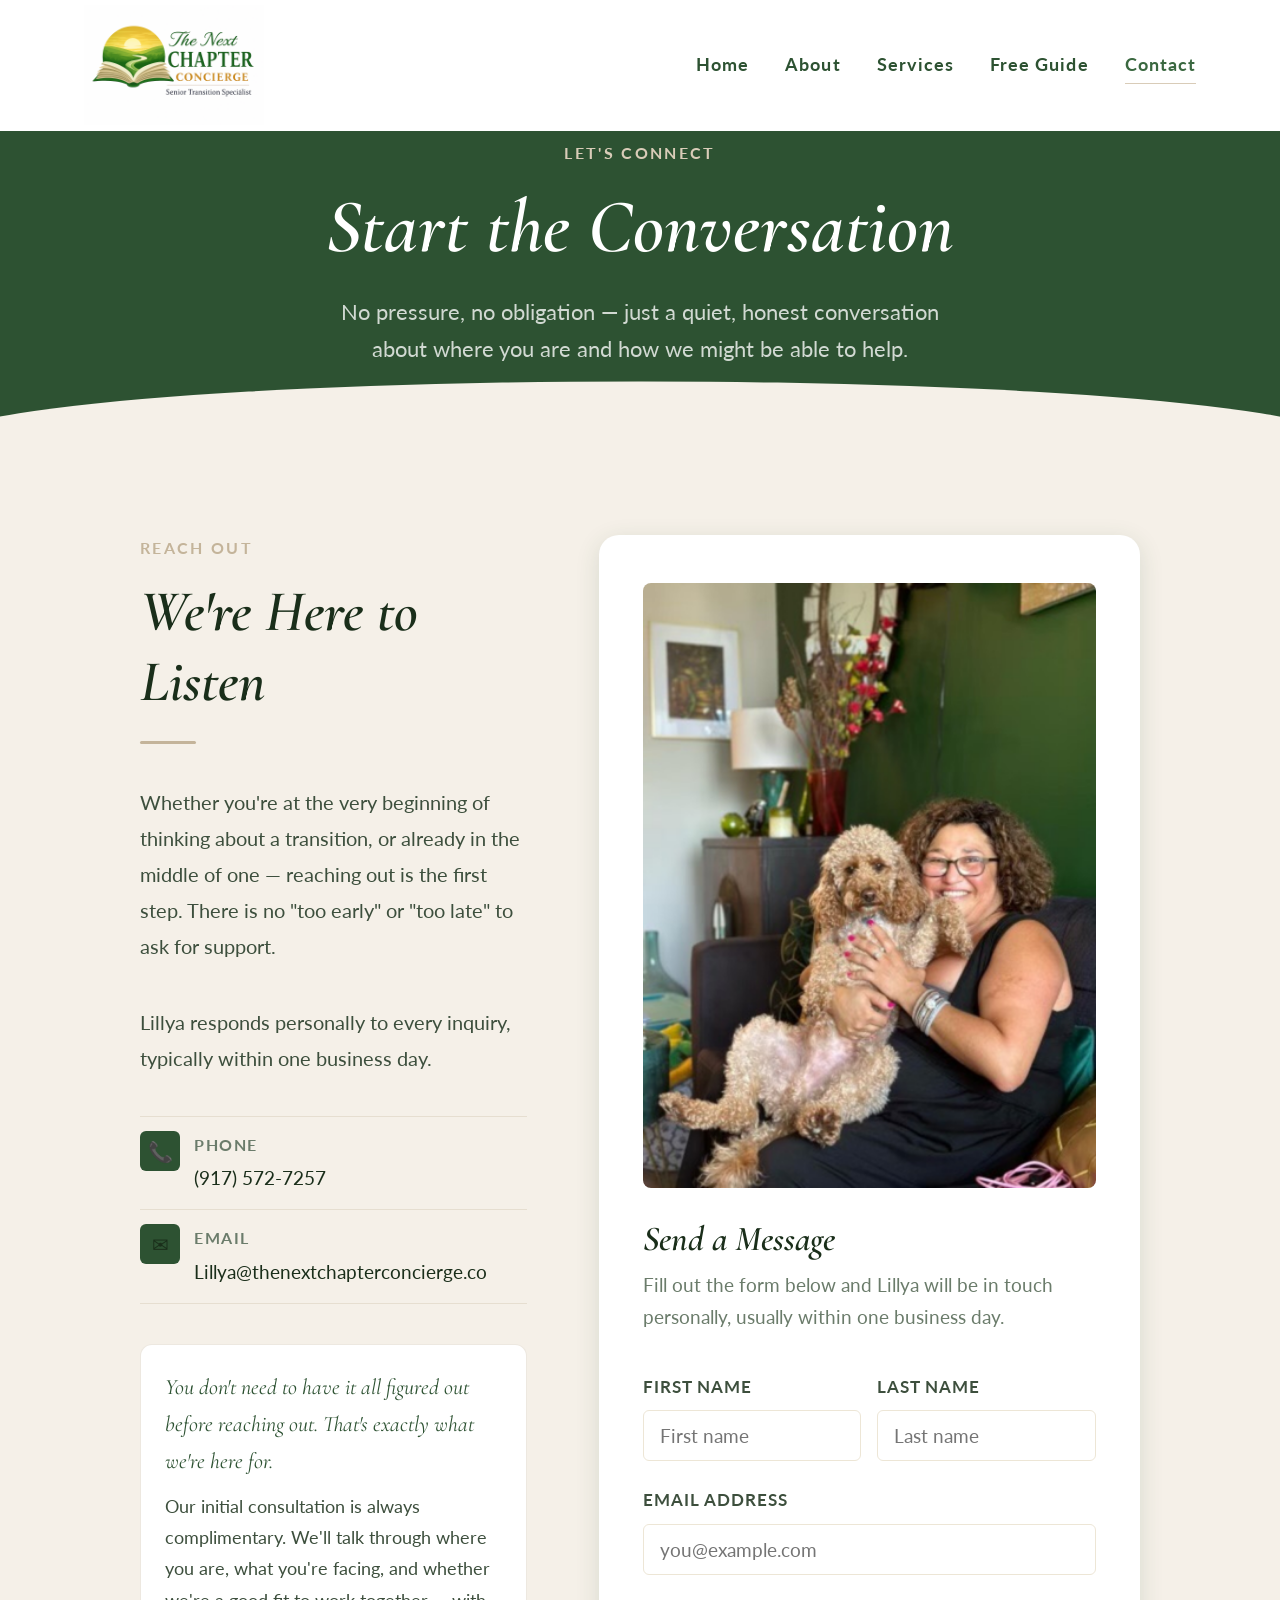
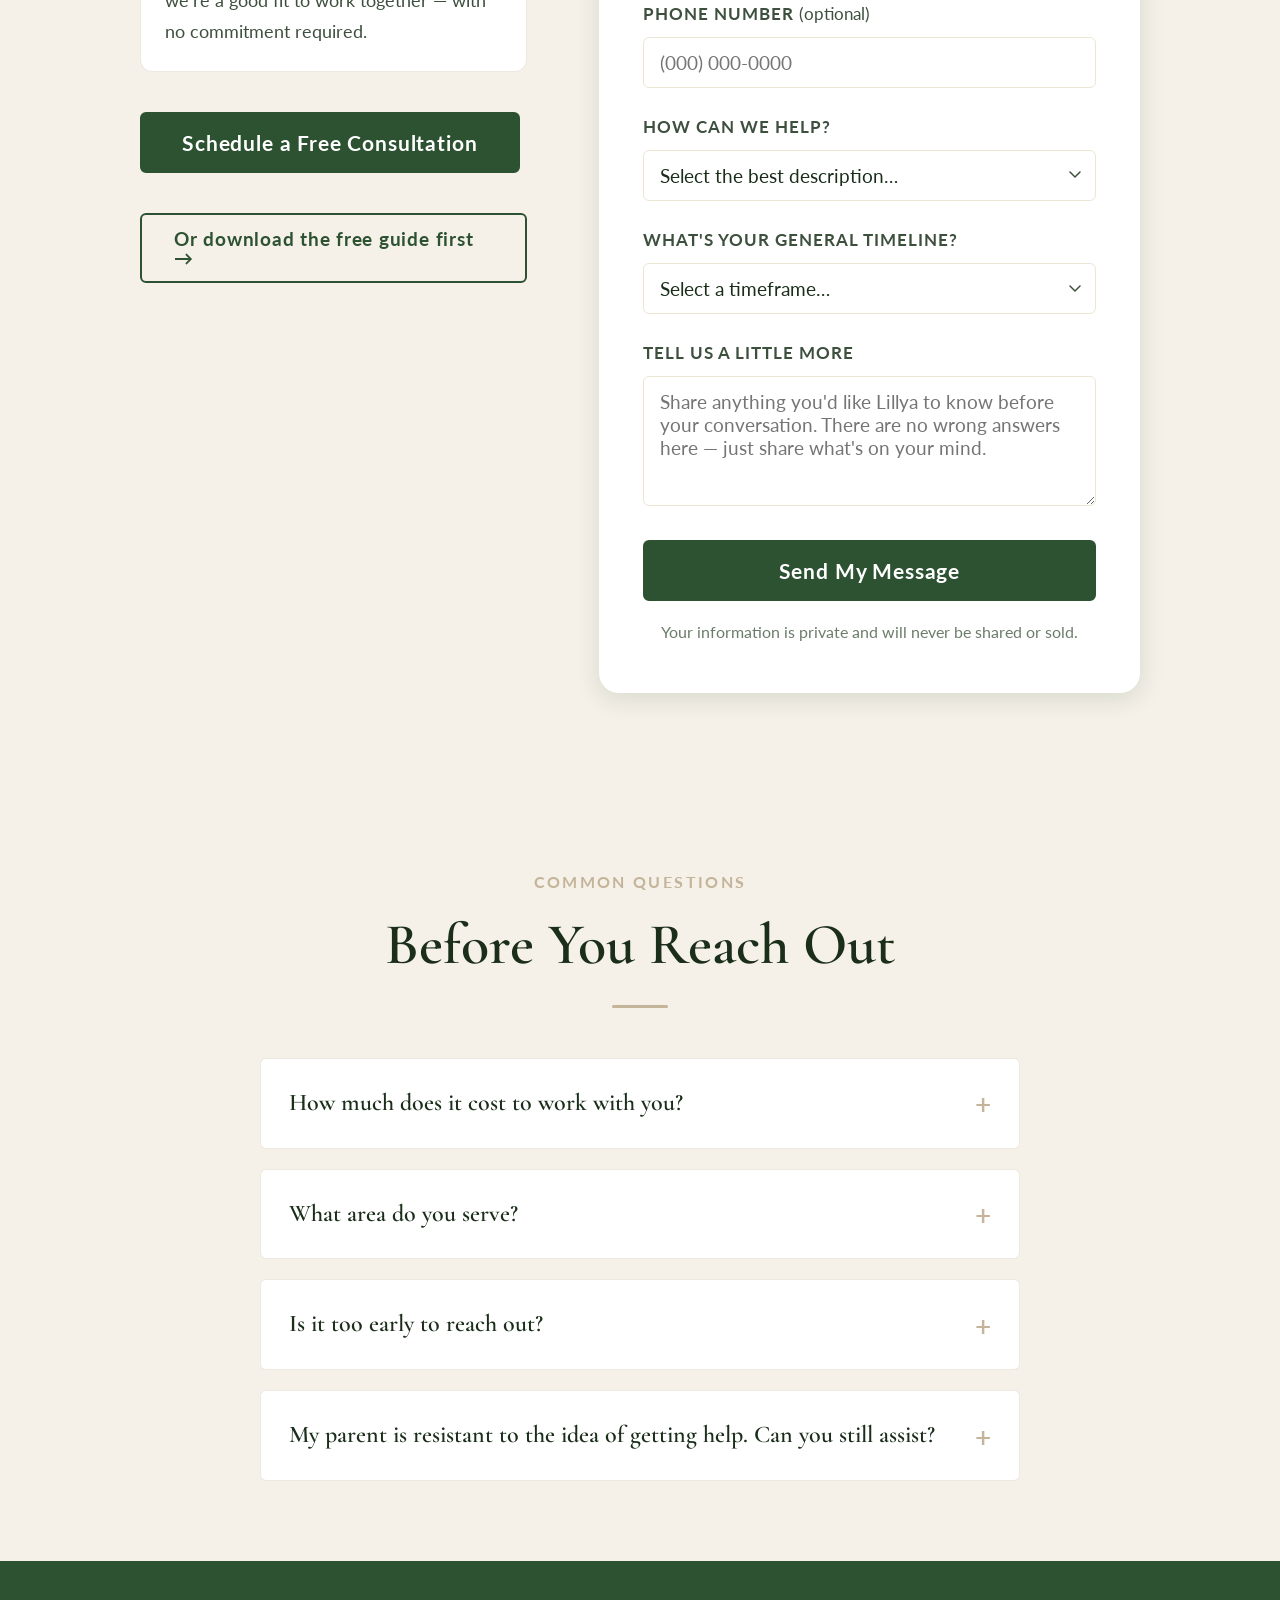
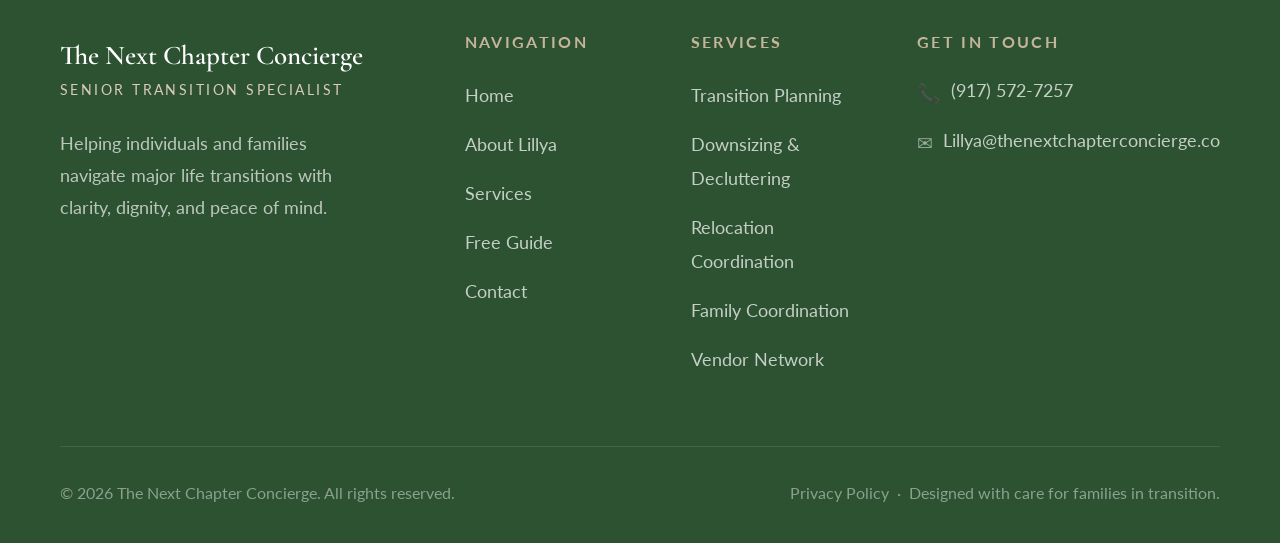
<file: contact.html>
<!DOCTYPE html>
<html lang="en">
<head>
  <meta charset="UTF-8" />
  <link rel="icon" type="image/png" href="images/logo.png" />
  <meta name="viewport" content="width=device-width, initial-scale=1.0" />
  <title>Contact — The Next Chapter Concierge</title>
  <meta name="description" content="Contact Lillya Nashanchik at The Next Chapter Concierge. Schedule a free consultation or ask a question — we're here to help guide you through life's next chapter." />

  <!-- Google Fonts -->
  <link rel="preconnect" href="https://fonts.googleapis.com" />
  <link rel="preconnect" href="https://fonts.gstatic.com" crossorigin />
  <link href="https://fonts.googleapis.com/css2?family=Cormorant+Garamond:ital,wght@0,300;0,400;0,600;1,300;1,400;1,600&family=Lato:wght@300;400;700&display=swap" rel="stylesheet" />

  <link rel="stylesheet" href="css/styles.css" />
  <link href="https://assets.calendly.com/assets/external/widget.css" rel="stylesheet">
  <script src="https://assets.calendly.com/assets/external/widget.js" type="text/javascript" async></script>
</head>
<body>

  <!-- HEADER / NAV -->
  <header class="site-header" role="banner">
    <div class="nav-inner">
      <a href="index.html" class="nav-logo" aria-label="The Next Chapter Concierge — Home">
        <img src="images/logo.png" alt="The Next Chapter Concierge" class="logo-img" />
      </a>
      <nav class="nav-links" aria-label="Primary navigation">
        <a href="index.html">Home</a>
        <a href="about.html">About</a>
        <a href="services.html">Services</a>
        <a href="guide.html">Free Guide</a>
        <a href="contact.html" class="active">Contact</a>
      </nav>
      <button class="hamburger" aria-label="Toggle navigation" aria-expanded="false" aria-controls="mobile-nav">
        <span></span><span></span><span></span>
      </button>
    </div>
  </header>

  <nav class="mobile-nav" id="mobile-nav" aria-label="Mobile navigation">
    <ul>
      <li><a href="index.html">Home</a></li>
      <li><a href="about.html">About Lillya</a></li>
      <li><a href="services.html">Services</a></li>
      <li><a href="guide.html">Free Guide</a></li>
      <li><a href="contact.html">Contact</a></li>
    </ul>
  </nav>

  <main id="main-content">

    <!-- PAGE HERO -->
    <section class="page-hero" aria-labelledby="contact-hero-heading">
      <div class="container">
        <span class="eyebrow">Let's Connect</span>
        <h1 id="contact-hero-heading">Start the Conversation</h1>
        <p>
          No pressure, no obligation — just a quiet, honest conversation about where
          you are and how we might be able to help.
        </p>
      </div>
    </section>

    <!-- CONTACT SECTION -->
    <section class="contact-section" aria-labelledby="contact-form-heading">
      <div class="contact-inner">

        <!-- LEFT: INFO BLOCK -->
        <div class="contact-info">
          <span class="eyebrow">Reach Out</span>
          <h2>We're Here to Listen</h2>
          <div class="divider divider-left"></div>
          <p>
            Whether you're at the very beginning of thinking about a transition,
            or already in the middle of one — reaching out is the first step.
            There is no "too early" or "too late" to ask for support.
          </p>
          <p>
            Lillya responds personally to every inquiry, typically within one
            business day.
          </p>

          <div class="contact-details">
            <div class="contact-detail-item">
              <div class="contact-detail-icon" aria-hidden="true">📞</div>
              <div class="contact-detail-text">
                <strong>Phone</strong>
                <a href="tel:+19175727257">(917) 572-7257</a>
              </div>
            </div>
            <div class="contact-detail-item">
              <div class="contact-detail-icon" aria-hidden="true">✉</div>
              <div class="contact-detail-text">
                <strong>Email</strong>
                <a href="mailto:Lillya@thenextchapterconcierge.co">Lillya@thenextchapterconcierge.co</a>
              </div>
            </div>
          </div>

          <div class="contact-assurance">
            <p>You don't need to have it all figured out before reaching out. That's exactly what we're here for.</p>
            <p>
              Our initial consultation is always complimentary. We'll talk through where you are,
              what you're facing, and whether we're a good fit to work together — with no commitment required.
            </p>
          </div>

          <div style="margin-top: 2rem;">
            <a href="" onclick="Calendly.initPopupWidget({url: 'https://calendly.com/lillya-thenextchapterconcierge/30min'});return false;" class="btn btn-primary btn-lg">
              Schedule a Free Consultation
            </a>
          </div>

          <div style="margin-top:2rem;">
            <a href="guide.html" class="btn btn-outline-green">
              Or download the free guide first →
            </a>
          </div>
        </div>

        <!-- RIGHT: FORM -->
        <div class="contact-form-wrap">
          <img src="images/shadow.png" alt="" style="width:100%; border-radius:8px; display:block; margin-bottom:1.5rem;" />
          <h3>Send a Message</h3>
          <p>Fill out the form below and Lillya will be in touch personally, usually within one business day.</p>

          <form id="contact-form" novalidate>

            <div class="form-row">
              <div class="form-group">
                <label for="cf-fname">First Name</label>
                <input type="text" id="cf-fname" name="first_name" placeholder="First name" required />
              </div>
              <div class="form-group">
                <label for="cf-lname">Last Name</label>
                <input type="text" id="cf-lname" name="last_name" placeholder="Last name" required />
              </div>
            </div>

            <div class="form-group">
              <label for="cf-email">Email Address</label>
              <input type="email" id="cf-email" name="email" placeholder="you@example.com" required />
            </div>

            <div class="form-group">
              <label for="cf-phone">Phone Number <span style="font-weight:400; text-transform:none; letter-spacing:0;">(optional)</span></label>
              <input type="tel" id="cf-phone" name="phone" placeholder="(000) 000-0000" />
            </div>

            <div class="form-group">
              <label for="cf-help">How Can We Help?</label>
              <select id="cf-help" name="how_can_we_help" required>
                <option value="" disabled selected>Select the best description…</option>
                <option value="transition-planning">I'm exploring transition options</option>
                <option value="downsizing">I need help with downsizing or decluttering</option>
                <option value="relocation">I'm planning a relocation</option>
                <option value="family-coordination">I need help with family coordination</option>
                <option value="just-starting">I'm just starting to think about this</option>
                <option value="in-progress">We're already in the middle of a transition</option>
                <option value="referral">I'm a professional making a referral</option>
                <option value="other">Something else</option>
              </select>
            </div>

            <div class="form-group">
              <label for="cf-timeline">What's your general timeline?</label>
              <select id="cf-timeline" name="timeline">
                <option value="" disabled selected>Select a timeframe…</option>
                <option value="asap">As soon as possible — this is urgent</option>
                <option value="1-3-months">Within 1–3 months</option>
                <option value="3-6-months">Within 3–6 months</option>
                <option value="6-12-months">In the next 6–12 months</option>
                <option value="planning-ahead">Just planning ahead for now</option>
                <option value="not-sure">Not sure yet</option>
              </select>
            </div>

            <div class="form-group">
              <label for="cf-message">Tell Us a Little More</label>
              <textarea id="cf-message" name="message" placeholder="Share anything you'd like Lillya to know before your conversation. There are no wrong answers here — just share what's on your mind." required></textarea>
            </div>

            <button type="submit" class="btn btn-primary btn-lg" style="width:100%;justify-content:center;">
              Send My Message
            </button>

            <p class="form-note" style="text-align:center; margin-top:1rem;">
              Your information is private and will never be shared or sold.
            </p>

          </form>

          <div id="contact-success" class="form-success">
            <strong>Thank you for reaching out.</strong> Lillya will be in touch personally,
            usually within one business day. We look forward to speaking with you.
          </div>
        </div>

      </div>
    </section>

    <!-- FAQ STRIP -->
    <section style="background:var(--cream); padding:80px 24px;" aria-labelledby="faq-heading">
      <div style="max-width:760px; margin:0 auto;">
        <div class="section-header" style="margin-bottom:2.5rem;">
          <span class="eyebrow">Common Questions</span>
          <h2 id="faq-heading">Before You Reach Out</h2>
          <div class="divider"></div>
        </div>

        <div style="display:flex; flex-direction:column; gap:20px;">

          <details style="background:var(--white); border-radius:var(--radius-sm); padding:24px 28px; border:1px solid rgba(196,180,154,0.3);">
            <summary style="font-family:'Cormorant Garamond',serif; font-size:1.2rem; font-weight:600; cursor:pointer; color:var(--text-dark); list-style:none; display:flex; justify-content:space-between; align-items:center;">
              How much does it cost to work with you?
              <span style="color:var(--tan); font-size:1.4rem; font-family:'Lato',sans-serif; line-height:1;">+</span>
            </summary>
            <p style="margin-top:1rem; color:var(--text-mid); font-size:0.97rem; line-height:1.75; margin-bottom:0;">
              Our initial consultation is always complimentary. Ongoing services are tailored to
              your specific needs and scope of engagement — we'll discuss all of this together
              before any commitment is made. We believe in transparent, honest conversations
              about investment and value from the very first conversation.
            </p>
          </details>

          <details style="background:var(--white); border-radius:var(--radius-sm); padding:24px 28px; border:1px solid rgba(196,180,154,0.3);">
            <summary style="font-family:'Cormorant Garamond',serif; font-size:1.2rem; font-weight:600; cursor:pointer; color:var(--text-dark); list-style:none; display:flex; justify-content:space-between; align-items:center;">
              What area do you serve?
              <span style="color:var(--tan); font-size:1.4rem; font-family:'Lato',sans-serif; line-height:1;">+</span>
            </summary>
            <p style="margin-top:1rem; color:var(--text-mid); font-size:0.97rem; line-height:1.75; margin-bottom:0;">
              We primarily serve clients in the New York metro area, but work with families
              nationally on planning, family coordination, and long-distance transition projects.
              If you're unsure whether we can help with your specific situation, just reach out —
              we'll always point you in the right direction.
            </p>
          </details>

          <details style="background:var(--white); border-radius:var(--radius-sm); padding:24px 28px; border:1px solid rgba(196,180,154,0.3);">
            <summary style="font-family:'Cormorant Garamond',serif; font-size:1.2rem; font-weight:600; cursor:pointer; color:var(--text-dark); list-style:none; display:flex; justify-content:space-between; align-items:center;">
              Is it too early to reach out?
              <span style="color:var(--tan); font-size:1.4rem; font-family:'Lato',sans-serif; line-height:1;">+</span>
            </summary>
            <p style="margin-top:1rem; color:var(--text-mid); font-size:0.97rem; line-height:1.75; margin-bottom:0;">
              Absolutely not. In fact, the families who fare best are almost always the ones
              who start planning early — before a crisis creates urgency. If you're even beginning
              to ask questions, that's a perfect time to connect. The earlier we engage, the
              more options you have.
            </p>
          </details>

          <details style="background:var(--white); border-radius:var(--radius-sm); padding:24px 28px; border:1px solid rgba(196,180,154,0.3);">
            <summary style="font-family:'Cormorant Garamond',serif; font-size:1.2rem; font-weight:600; cursor:pointer; color:var(--text-dark); list-style:none; display:flex; justify-content:space-between; align-items:center;">
              My parent is resistant to the idea of getting help. Can you still assist?
              <span style="color:var(--tan); font-size:1.4rem; font-family:'Lato',sans-serif; line-height:1;">+</span>
            </summary>
            <p style="margin-top:1rem; color:var(--text-mid); font-size:0.97rem; line-height:1.75; margin-bottom:0;">
              This is one of the most common situations we encounter, and it's one we're well
              equipped to navigate. Resistance usually comes from fear — fear of loss of control,
              fear of change, fear of what this moment means. Our approach is designed to
              honor those feelings while gently creating space for open conversation.
              We never push. We guide.
            </p>
          </details>

        </div>
      </div>
    </section>

  </main>

  <!-- FOOTER -->
  <footer class="site-footer" role="contentinfo">
    <div class="footer-inner">
      <div class="footer-top">
        <div class="footer-brand">
          <div class="logo-main">The Next Chapter Concierge</div>
          <span class="logo-sub">Senior Transition Specialist</span>
          <p>Helping individuals and families navigate major life transitions with clarity, dignity, and peace of mind.</p>
        </div>
        <div class="footer-col">
          <h5>Navigation</h5>
          <ul>
            <li><a href="index.html">Home</a></li>
            <li><a href="about.html">About Lillya</a></li>
            <li><a href="services.html">Services</a></li>
            <li><a href="guide.html">Free Guide</a></li>
            <li><a href="contact.html">Contact</a></li>
          </ul>
        </div>
        <div class="footer-col">
          <h5>Services</h5>
          <ul>
            <li><a href="services.html#transition-planning">Transition Planning</a></li>
            <li><a href="services.html#downsizing">Downsizing &amp; Decluttering</a></li>
            <li><a href="services.html#relocation">Relocation Coordination</a></li>
            <li><a href="services.html#family-coordination">Family Coordination</a></li>
            <li><a href="services.html#vendor-network">Vendor Network</a></li>
          </ul>
        </div>
        <div class="footer-col">
          <h5>Get In Touch</h5>
          <div class="footer-contact-item">
            <span class="icon" aria-hidden="true">📞</span>
            <a href="tel:+19175727257">(917) 572-7257</a>
          </div>
          <div class="footer-contact-item">
            <span class="icon" aria-hidden="true">✉</span>
            <a href="mailto:Lillya@thenextchapterconcierge.co">Lillya@thenextchapterconcierge.co</a>
          </div>
        </div>
      </div>
      <div class="footer-bottom">
        <p>&copy; 2026 The Next Chapter Concierge. All rights reserved.</p>
        <p><a href="contact.html">Privacy Policy</a> &nbsp;·&nbsp; Designed with care for families in transition.</p>
      </div>
    </div>
  </footer>

  <script src="js/main.js"></script>
</body>
</html>
</file>
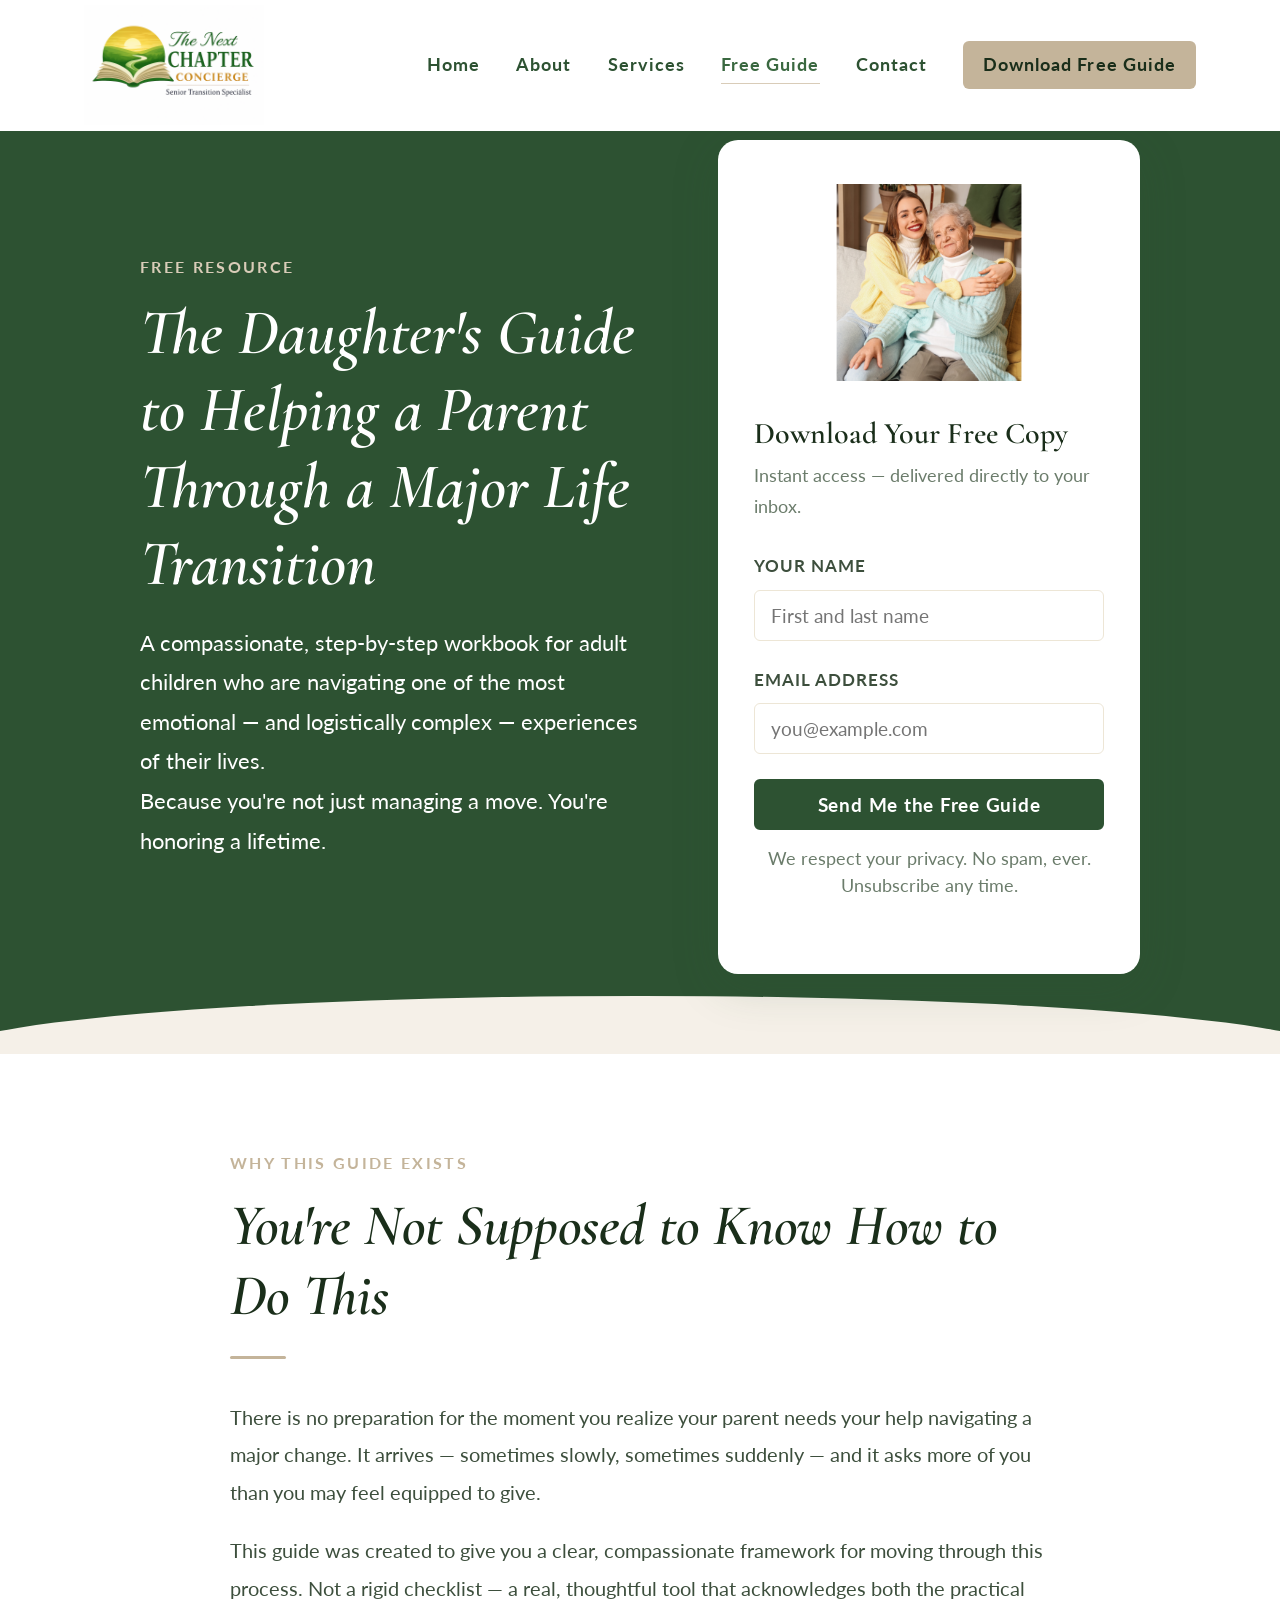
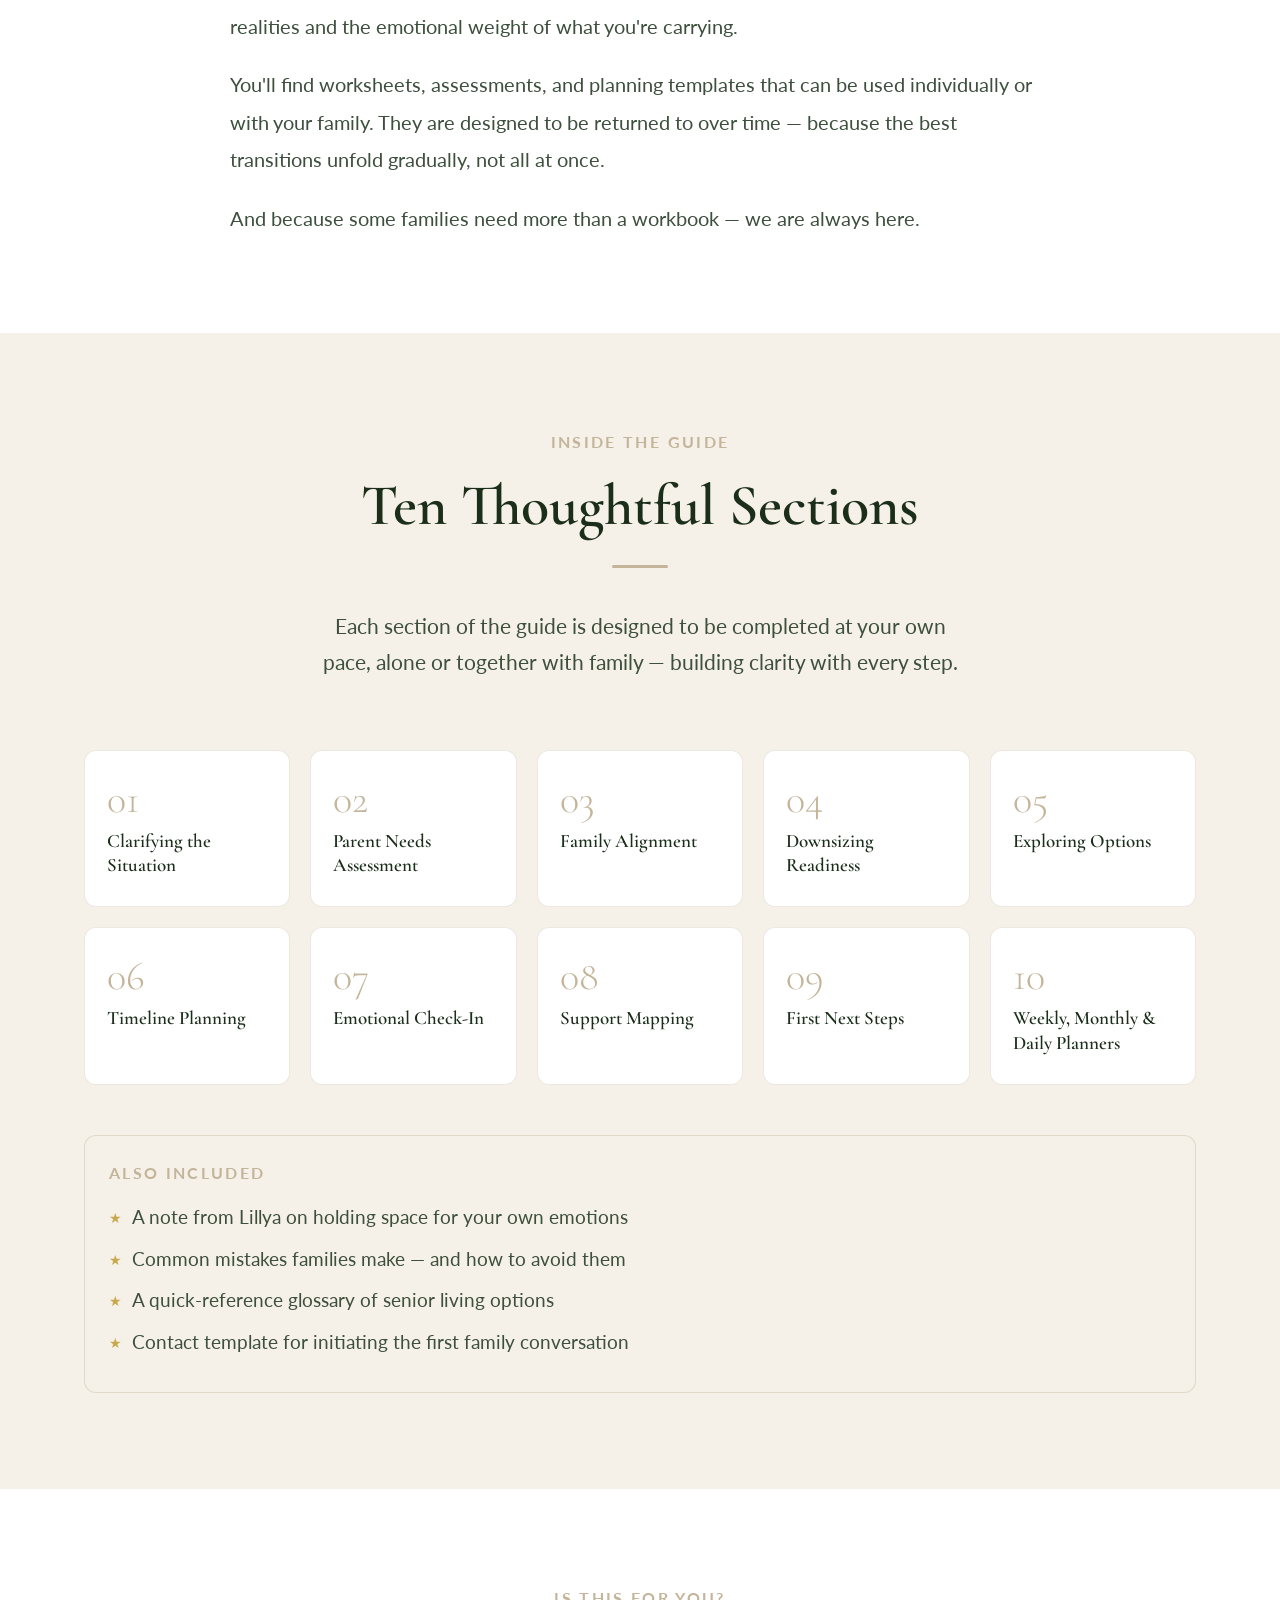
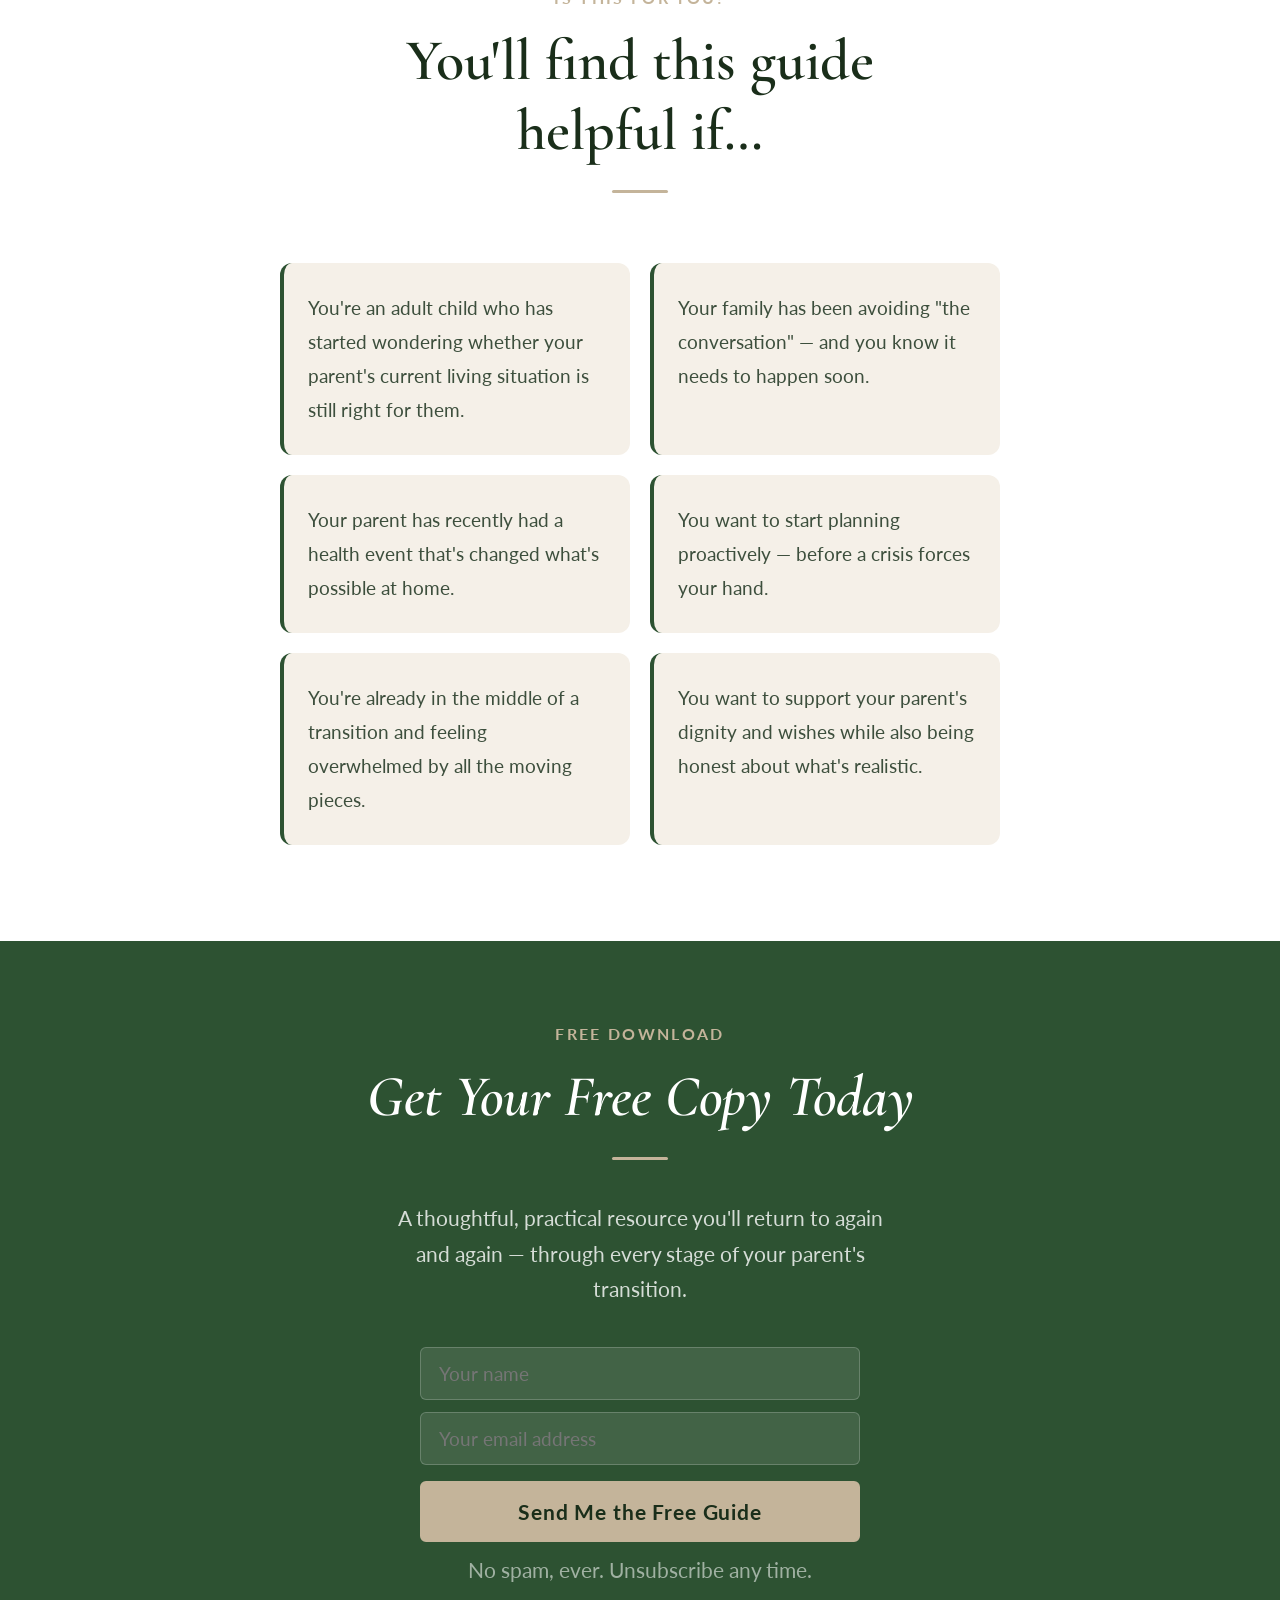
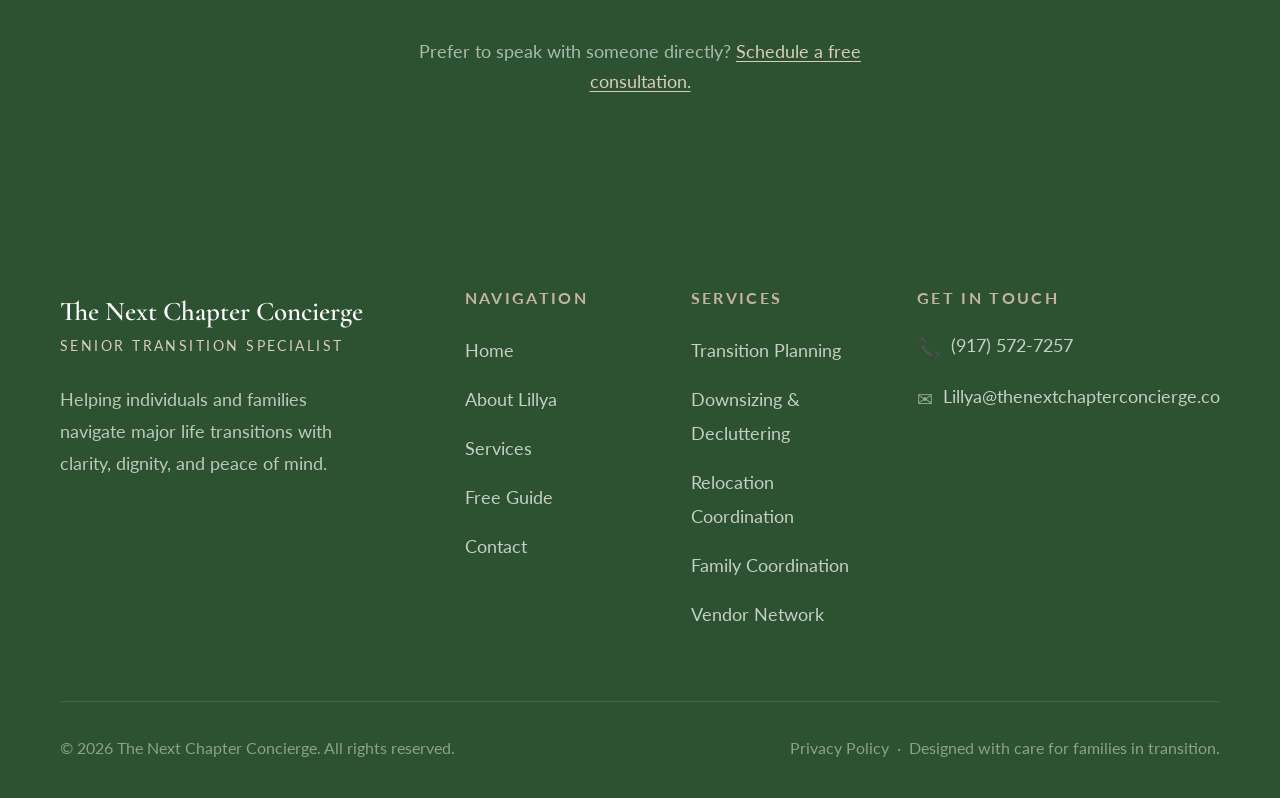
<file: guide.html>
<!DOCTYPE html>
<html lang="en">
<head>
  <meta charset="UTF-8" />
  <link rel="icon" type="image/png" href="images/logo.png" />
  <meta name="viewport" content="width=device-width, initial-scale=1.0" />
  <title>The Daughter's Guide — The Next Chapter Concierge</title>
  <meta name="description" content="Download the free Daughter's Guide to Helping a Parent Through a Major Life Transition — a step-by-step workbook from The Next Chapter Concierge." />

  <!-- Google Fonts -->
  <link rel="preconnect" href="https://fonts.googleapis.com" />
  <link rel="preconnect" href="https://fonts.gstatic.com" crossorigin />
  <link href="https://fonts.googleapis.com/css2?family=Cormorant+Garamond:ital,wght@0,300;0,400;0,600;1,300;1,400;1,600&family=Lato:wght@300;400;700&display=swap" rel="stylesheet" />

  <link rel="stylesheet" href="css/styles.css" />

  <style>
    /* Guide-page specific overrides */
    .guide-hero { padding-bottom: 80px; }
    .guide-hero::after { background: var(--cream); }

    .chapter-card h4 { font-size: 0.95rem; }

    .guide-bonus {
      background: var(--cream);
      border-radius: var(--radius-md);
      padding: 28px 24px;
      margin-top: 2.5rem;
      border: 1px solid rgba(196,180,154,0.4);
    }
    .guide-bonus h5 {
      font-family: 'Lato', sans-serif;
      font-size: 0.78rem;
      font-weight: 700;
      letter-spacing: 0.15em;
      text-transform: uppercase;
      color: var(--tan);
      margin-bottom: 0.75rem;
    }
    .guide-bonus ul li {
      display: flex;
      align-items: center;
      gap: 10px;
      font-size: 0.93rem;
      color: var(--text-mid);
      padding: 5px 0;
    }
    .guide-bonus ul li::before {
      content: '★';
      color: #c9a84c;
      font-size: 0.7rem;
    }
  </style>
</head>
<body>

  <!-- HEADER / NAV -->
  <header class="site-header" role="banner">
    <div class="nav-inner">
      <a href="index.html" class="nav-logo" aria-label="The Next Chapter Concierge — Home">
        <img src="images/logo.png" alt="The Next Chapter Concierge" class="logo-img" />
      </a>
      <nav class="nav-links" aria-label="Primary navigation">
        <a href="index.html">Home</a>
        <a href="about.html">About</a>
        <a href="services.html">Services</a>
        <a href="guide.html" class="active">Free Guide</a>
        <a href="contact.html">Contact</a>
        <a href="guide.html" class="nav-cta">Download Free Guide</a>
      </nav>
      <button class="hamburger" aria-label="Toggle navigation" aria-expanded="false" aria-controls="mobile-nav">
        <span></span><span></span><span></span>
      </button>
    </div>
  </header>

  <nav class="mobile-nav" id="mobile-nav" aria-label="Mobile navigation">
    <ul>
      <li><a href="index.html">Home</a></li>
      <li><a href="about.html">About Lillya</a></li>
      <li><a href="services.html">Services</a></li>
      <li><a href="guide.html">Free Guide</a></li>
      <li><a href="contact.html">Contact</a></li>
    </ul>
    <div class="mobile-cta">
      <a href="#guide-form" class="btn btn-tan">Get the Free Guide</a>
    </div>
  </nav>

  <main id="main-content">

    <!-- ====================================================
         GUIDE HERO + FORM
         ==================================================== -->
    <section class="guide-hero" aria-labelledby="guide-hero-heading">
      <div class="guide-hero-inner">
        <div class="guide-hero-text">
          <span class="eyebrow">Free Resource</span>
          <h1 id="guide-hero-heading">The Daughter's Guide to Helping a Parent Through a Major Life Transition</h1>
          <p class="hero-desc" style="margin-top:1rem;">
            A compassionate, step-by-step workbook for adult children who are navigating
            one of the most emotional — and logistically complex — experiences of their lives.
          </p>
          <p class="hero-desc">
            Because you're not just managing a move. You're honoring a lifetime.
          </p>
        </div>

        <div class="guide-hero-form" id="guide-form">
          <img src="images/gran2.png" alt="The Daughter's Guide Cover" style="width:100%; border-radius:var(--radius-sm); display:block; margin-bottom:1.75rem;" />

          <h3>Download Your Free Copy</h3>
          <p>Instant access — delivered directly to your inbox.</p>

          <form id="guide-hero-form" novalidate>
            <div class="form-group">
              <label for="gh-name">Your Name</label>
              <input type="text" id="gh-name" name="name" placeholder="First and last name" required />
            </div>
            <div class="form-group">
              <label for="gh-email">Email Address</label>
              <input type="email" id="gh-email" name="email" placeholder="you@example.com" required />
            </div>
            <button type="submit" class="btn btn-primary" style="width:100%;justify-content:center;">
              Send Me the Free Guide
            </button>
            <p class="form-note" style="text-align:center;">
              We respect your privacy. No spam, ever. Unsubscribe any time.
            </p>
          </form>

          <div id="guide-hero-success" class="form-success">
            <strong>Your guide is on its way!</strong> Please check your inbox —
            and your spam folder if you don't see it right away.
          </div>
        </div>
      </div>
    </section>

    <!-- ====================================================
         WHY THIS GUIDE EXISTS
         ==================================================== -->
    <section class="guide-why" aria-labelledby="guide-why-heading">
      <div class="guide-why-inner">
        <span class="eyebrow">Why This Guide Exists</span>
        <h2 id="guide-why-heading">You're Not Supposed to Know How to Do This</h2>
        <div class="divider divider-left"></div>

        <p>
          There is no preparation for the moment you realize your parent needs your help
          navigating a major change. It arrives — sometimes slowly, sometimes suddenly —
          and it asks more of you than you may feel equipped to give.
        </p>

        <p>
          This guide was created to give you a clear, compassionate framework for moving
          through this process. Not a rigid checklist — a real, thoughtful tool that
          acknowledges both the practical realities and the emotional weight of what you're
          carrying.
        </p>

        <p>
          You'll find worksheets, assessments, and planning templates that can be used
          individually or with your family. They are designed to be returned to over time
          — because the best transitions unfold gradually, not all at once.
        </p>

        <p>
          And because some families need more than a workbook — we are always here.
        </p>
      </div>
    </section>

    <!-- ====================================================
         WHAT'S INSIDE
         ==================================================== -->
    <section class="guide-what-inside" aria-labelledby="guide-chapters-heading">
      <div class="container">
        <div class="section-header">
          <span class="eyebrow">Inside the Guide</span>
          <h2 id="guide-chapters-heading">Ten Thoughtful Sections</h2>
          <div class="divider"></div>
          <p>
            Each section of the guide is designed to be completed at your own pace,
            alone or together with family — building clarity with every step.
          </p>
        </div>

        <div class="chapters-grid">
          <div class="chapter-card" data-fade>
            <div class="chapter-num">01</div>
            <h4>Clarifying the Situation</h4>
          </div>
          <div class="chapter-card" data-fade>
            <div class="chapter-num">02</div>
            <h4>Parent Needs Assessment</h4>
          </div>
          <div class="chapter-card" data-fade>
            <div class="chapter-num">03</div>
            <h4>Family Alignment</h4>
          </div>
          <div class="chapter-card" data-fade>
            <div class="chapter-num">04</div>
            <h4>Downsizing Readiness</h4>
          </div>
          <div class="chapter-card" data-fade>
            <div class="chapter-num">05</div>
            <h4>Exploring Options</h4>
          </div>
          <div class="chapter-card" data-fade>
            <div class="chapter-num">06</div>
            <h4>Timeline Planning</h4>
          </div>
          <div class="chapter-card" data-fade>
            <div class="chapter-num">07</div>
            <h4>Emotional Check-In</h4>
          </div>
          <div class="chapter-card" data-fade>
            <div class="chapter-num">08</div>
            <h4>Support Mapping</h4>
          </div>
          <div class="chapter-card" data-fade>
            <div class="chapter-num">09</div>
            <h4>First Next Steps</h4>
          </div>
          <div class="chapter-card" data-fade>
            <div class="chapter-num">10</div>
            <h4>Weekly, Monthly &amp; Daily Planners</h4>
          </div>
        </div>

        <div class="guide-bonus" data-fade>
          <h5>Also Included</h5>
          <ul>
            <li>A note from Lillya on holding space for your own emotions</li>
            <li>Common mistakes families make — and how to avoid them</li>
            <li>A quick-reference glossary of senior living options</li>
            <li>Contact template for initiating the first family conversation</li>
          </ul>
        </div>
      </div>
    </section>

    <!-- ====================================================
         WHO IT'S FOR
         ==================================================== -->
    <section style="background:var(--white); padding:var(--section-pad);" aria-labelledby="guide-for-heading">
      <div class="container">
        <div class="section-header">
          <span class="eyebrow">Is This For You?</span>
          <h2 id="guide-for-heading">You'll find this guide helpful if…</h2>
          <div class="divider"></div>
        </div>

        <div style="max-width:720px; margin:0 auto; display:grid; grid-template-columns:1fr 1fr; gap:20px;">

          <div style="background:var(--cream); border-radius:var(--radius-md); padding:28px 24px; border-left:4px solid var(--green-dark);" data-fade>
            <p style="font-size:0.97rem; color:var(--text-mid); line-height:1.75; margin:0;">
              You're an adult child who has started wondering whether your parent's current
              living situation is still right for them.
            </p>
          </div>

          <div style="background:var(--cream); border-radius:var(--radius-md); padding:28px 24px; border-left:4px solid var(--green-dark);" data-fade>
            <p style="font-size:0.97rem; color:var(--text-mid); line-height:1.75; margin:0;">
              Your family has been avoiding "the conversation" — and you know it needs to happen soon.
            </p>
          </div>

          <div style="background:var(--cream); border-radius:var(--radius-md); padding:28px 24px; border-left:4px solid var(--green-dark);" data-fade>
            <p style="font-size:0.97rem; color:var(--text-mid); line-height:1.75; margin:0;">
              Your parent has recently had a health event that's changed what's possible at home.
            </p>
          </div>

          <div style="background:var(--cream); border-radius:var(--radius-md); padding:28px 24px; border-left:4px solid var(--green-dark);" data-fade>
            <p style="font-size:0.97rem; color:var(--text-mid); line-height:1.75; margin:0;">
              You want to start planning proactively — before a crisis forces your hand.
            </p>
          </div>

          <div style="background:var(--cream); border-radius:var(--radius-md); padding:28px 24px; border-left:4px solid var(--green-dark);" data-fade>
            <p style="font-size:0.97rem; color:var(--text-mid); line-height:1.75; margin:0;">
              You're already in the middle of a transition and feeling overwhelmed by all
              the moving pieces.
            </p>
          </div>

          <div style="background:var(--cream); border-radius:var(--radius-md); padding:28px 24px; border-left:4px solid var(--green-dark);" data-fade>
            <p style="font-size:0.97rem; color:var(--text-mid); line-height:1.75; margin:0;">
              You want to support your parent's dignity and wishes while also being honest
              about what's realistic.
            </p>
          </div>

        </div>
      </div>
    </section>

    <!-- ====================================================
         BOTTOM CTA
         ==================================================== -->
    <section class="guide-cta-bottom" aria-labelledby="guide-cta-bottom-heading">
      <div style="max-width:620px; margin:0 auto;">
        <span class="eyebrow text-tan">Free Download</span>
        <h2 id="guide-cta-bottom-heading">Get Your Free Copy Today</h2>
        <div class="divider"></div>
        <p>
          A thoughtful, practical resource you'll return to again and again — through
          every stage of your parent's transition.
        </p>

        <form id="guide-bottom-form" style="max-width:440px; margin:0 auto;" novalidate>
          <div class="form-group" style="margin-bottom:12px;">
            <input type="text" name="name" placeholder="Your name" required
              style="background:rgba(255,255,255,0.1); border-color:rgba(255,255,255,0.2); color:white; padding:14px 18px; border-radius:var(--radius-sm); width:100%;" />
          </div>
          <div class="form-group" style="margin-bottom:16px;">
            <input type="email" name="email" placeholder="Your email address" required
              style="background:rgba(255,255,255,0.1); border-color:rgba(255,255,255,0.2); color:white; padding:14px 18px; border-radius:var(--radius-sm); width:100%;" />
          </div>
          <button type="submit" class="btn btn-tan btn-lg" style="width:100%; justify-content:center;">
            Send Me the Free Guide
          </button>
          <p class="form-note" style="color:rgba(255,255,255,0.55); text-align:center; margin-top:12px;">
            No spam, ever. Unsubscribe any time.
          </p>
        </form>

        <div id="guide-bottom-success" class="form-success" style="background:rgba(255,255,255,0.1); border-color:rgba(255,255,255,0.3); color:white; margin-top:1rem;">
          <strong>On its way!</strong> Check your inbox in the next few minutes.
        </div>

        <p style="margin-top:2.5rem; color:rgba(255,255,255,0.6); font-size:0.9rem;">
          Prefer to speak with someone directly?
          <a href="contact.html" style="color:var(--tan-light); text-decoration:underline; text-underline-offset:3px;">
            Schedule a free consultation.
          </a>
        </p>
      </div>
    </section>

  </main>

  <!-- FOOTER -->
  <footer class="site-footer" role="contentinfo">
    <div class="footer-inner">
      <div class="footer-top">
        <div class="footer-brand">
          <div class="logo-main">The Next Chapter Concierge</div>
          <span class="logo-sub">Senior Transition Specialist</span>
          <p>Helping individuals and families navigate major life transitions with clarity, dignity, and peace of mind.</p>
        </div>
        <div class="footer-col">
          <h5>Navigation</h5>
          <ul>
            <li><a href="index.html">Home</a></li>
            <li><a href="about.html">About Lillya</a></li>
            <li><a href="services.html">Services</a></li>
            <li><a href="guide.html">Free Guide</a></li>
            <li><a href="contact.html">Contact</a></li>
          </ul>
        </div>
        <div class="footer-col">
          <h5>Services</h5>
          <ul>
            <li><a href="services.html#transition-planning">Transition Planning</a></li>
            <li><a href="services.html#downsizing">Downsizing &amp; Decluttering</a></li>
            <li><a href="services.html#relocation">Relocation Coordination</a></li>
            <li><a href="services.html#family-coordination">Family Coordination</a></li>
            <li><a href="services.html#vendor-network">Vendor Network</a></li>
          </ul>
        </div>
        <div class="footer-col">
          <h5>Get In Touch</h5>
          <div class="footer-contact-item">
            <span class="icon" aria-hidden="true">📞</span>
            <a href="tel:+19175727257">(917) 572-7257</a>
          </div>
          <div class="footer-contact-item">
            <span class="icon" aria-hidden="true">✉</span>
            <a href="mailto:Lillya@thenextchapterconcierge.co">Lillya@thenextchapterconcierge.co</a>
          </div>
        </div>
      </div>
      <div class="footer-bottom">
        <p>&copy; 2026 The Next Chapter Concierge. All rights reserved.</p>
        <p><a href="contact.html">Privacy Policy</a> &nbsp;·&nbsp; Designed with care for families in transition.</p>
      </div>
    </div>
  </footer>

  <script src="js/main.js"></script>
</body>
</html>
</file>
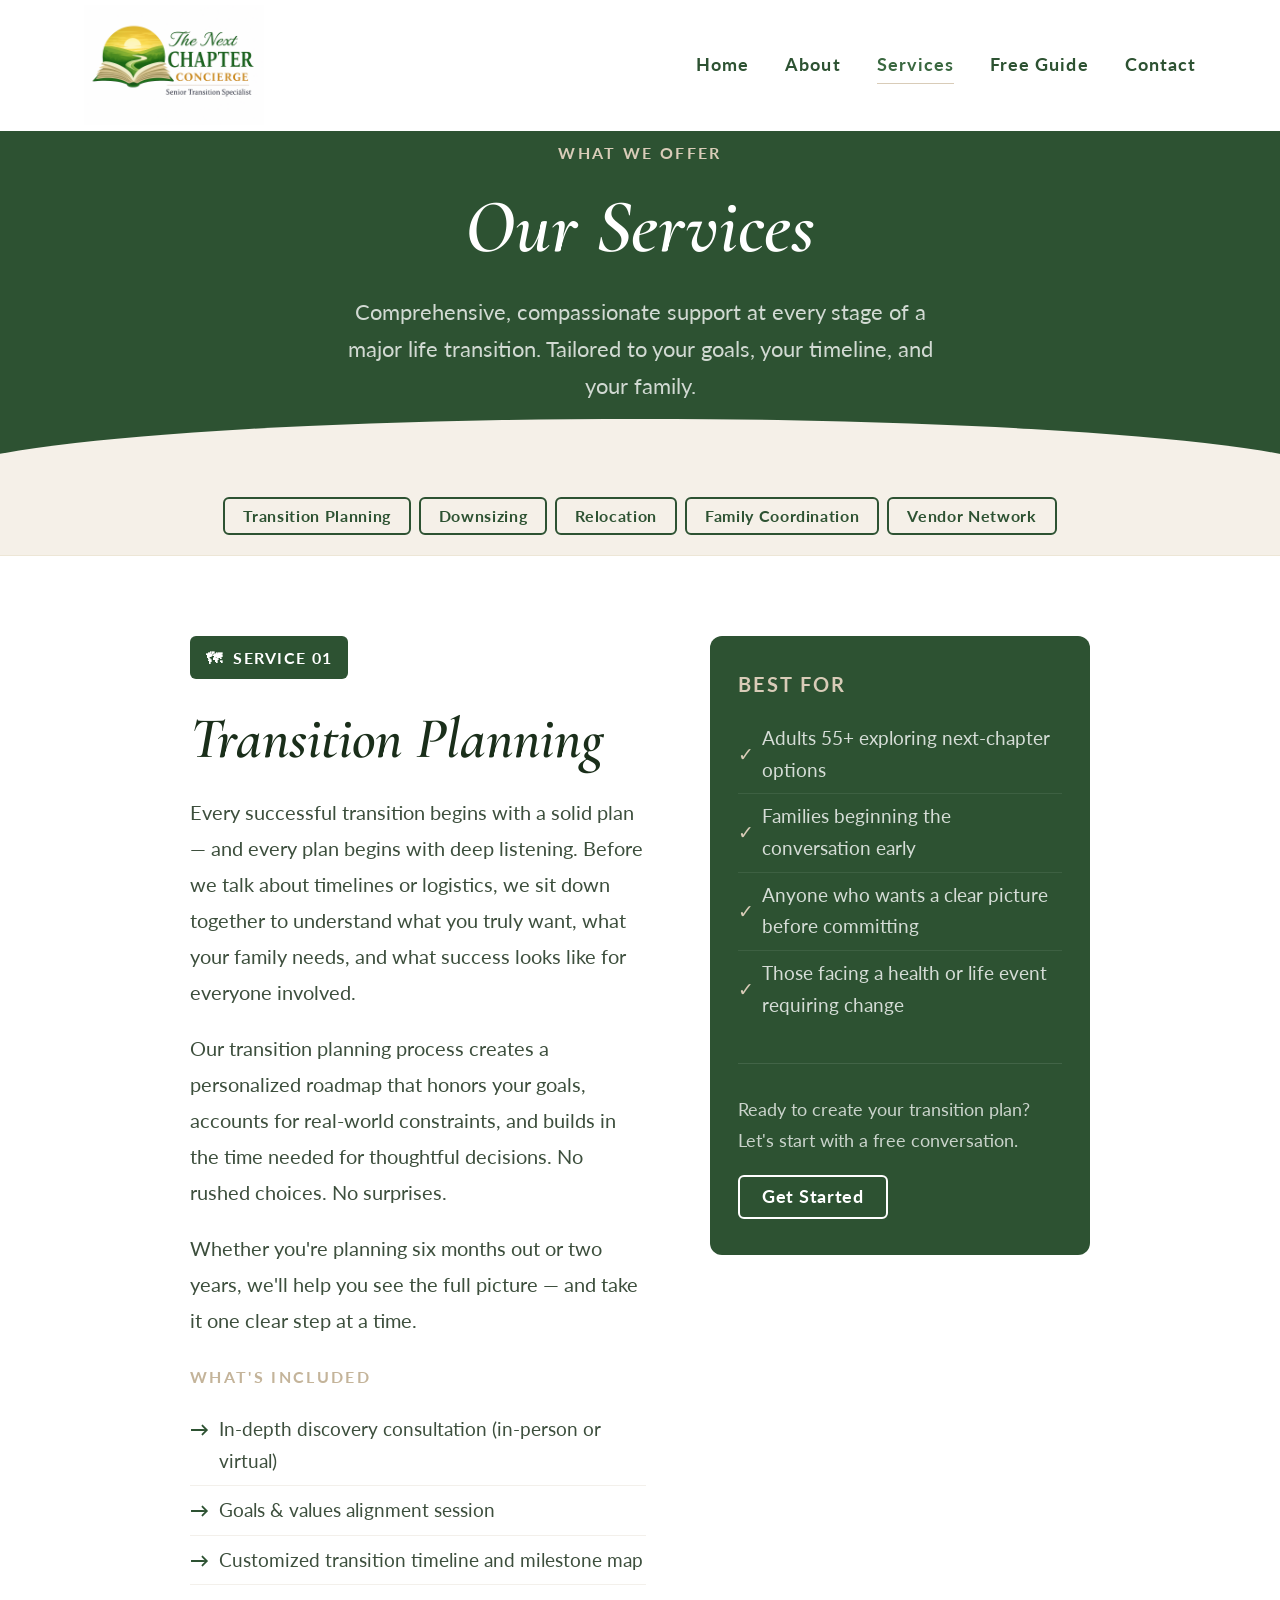
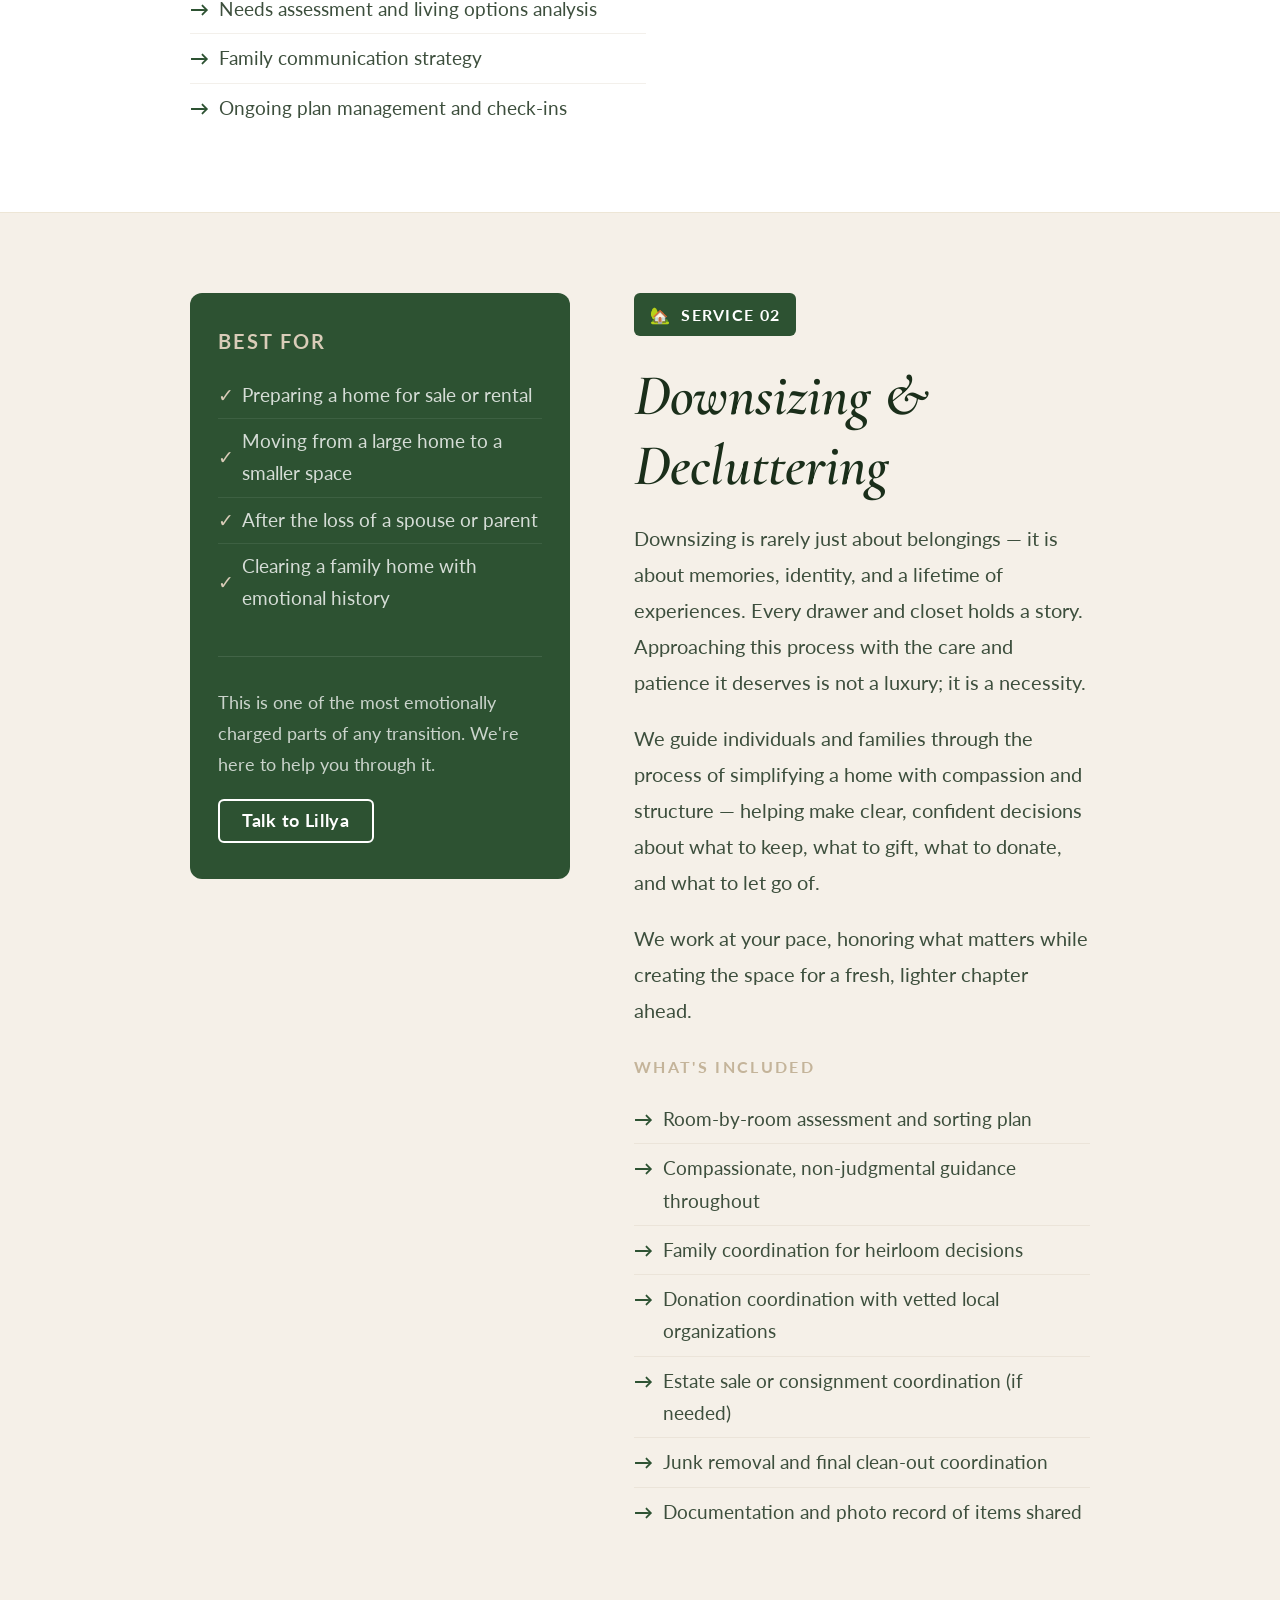
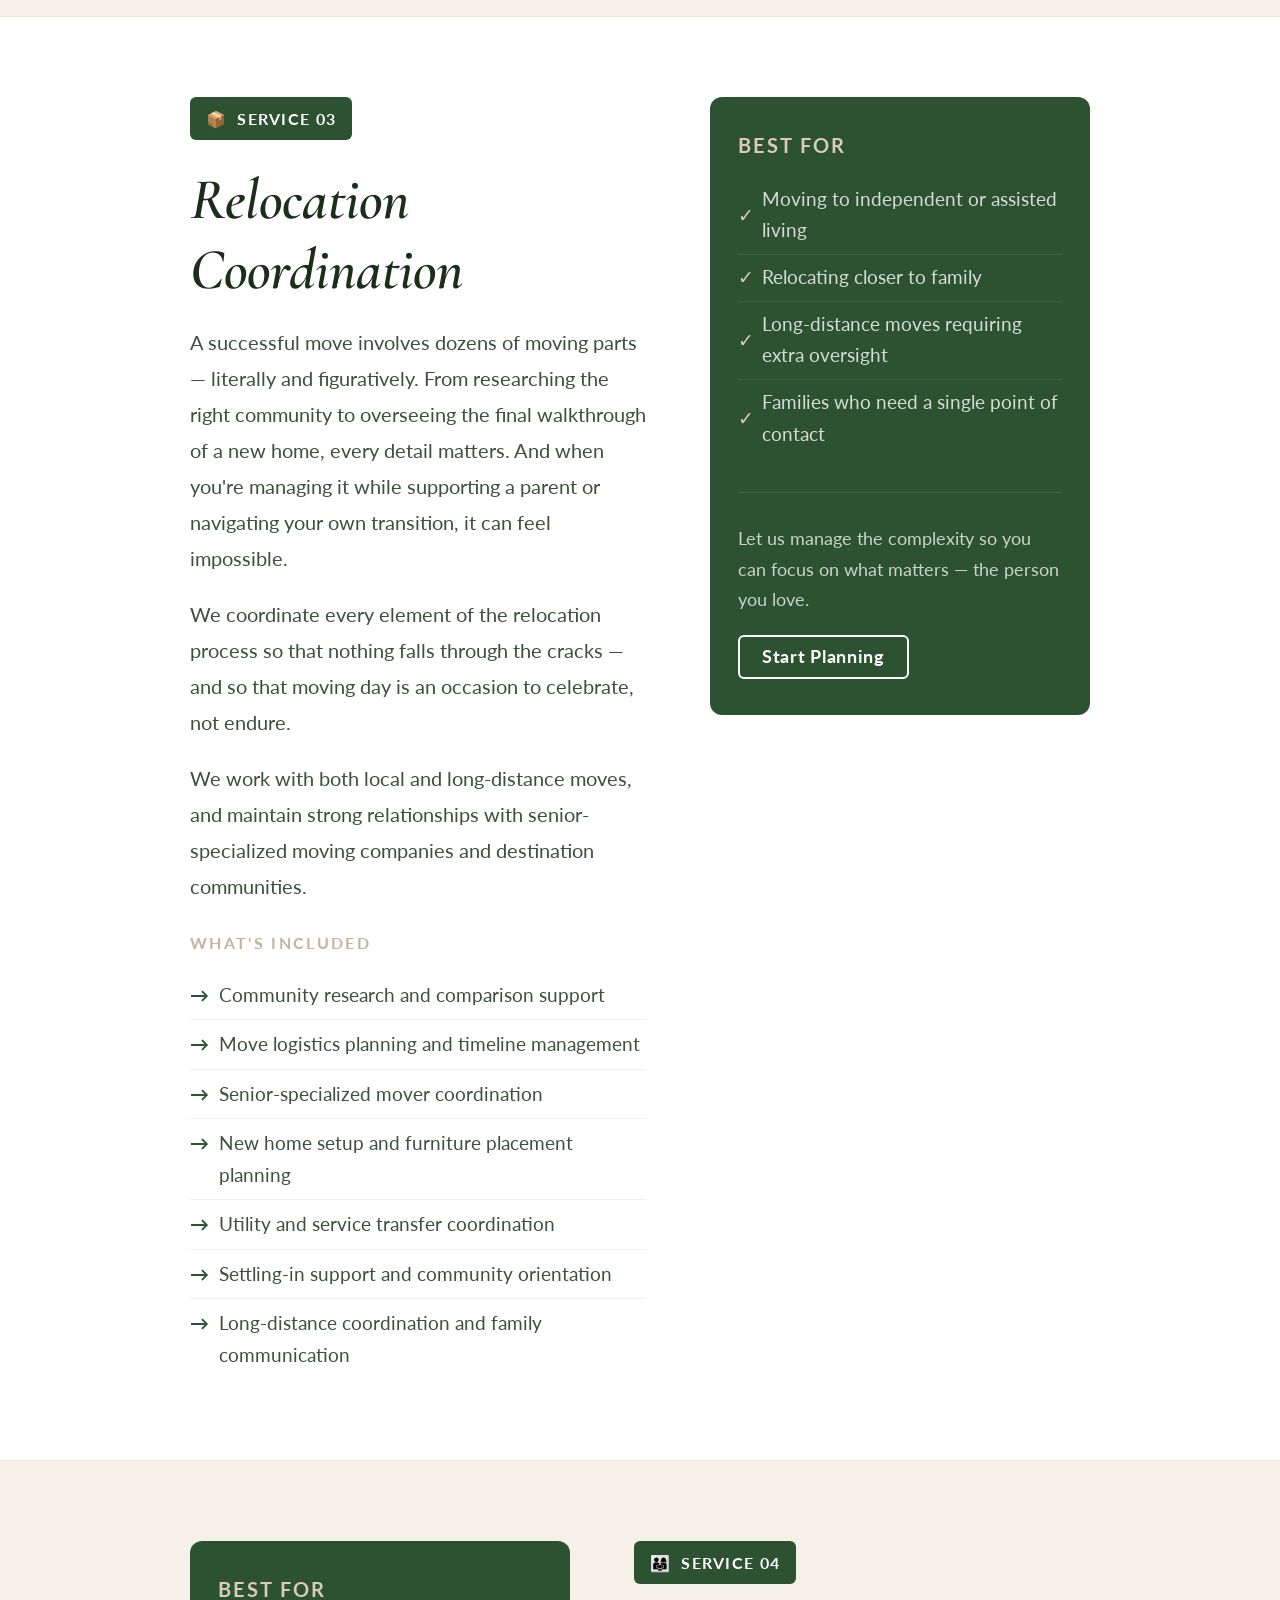
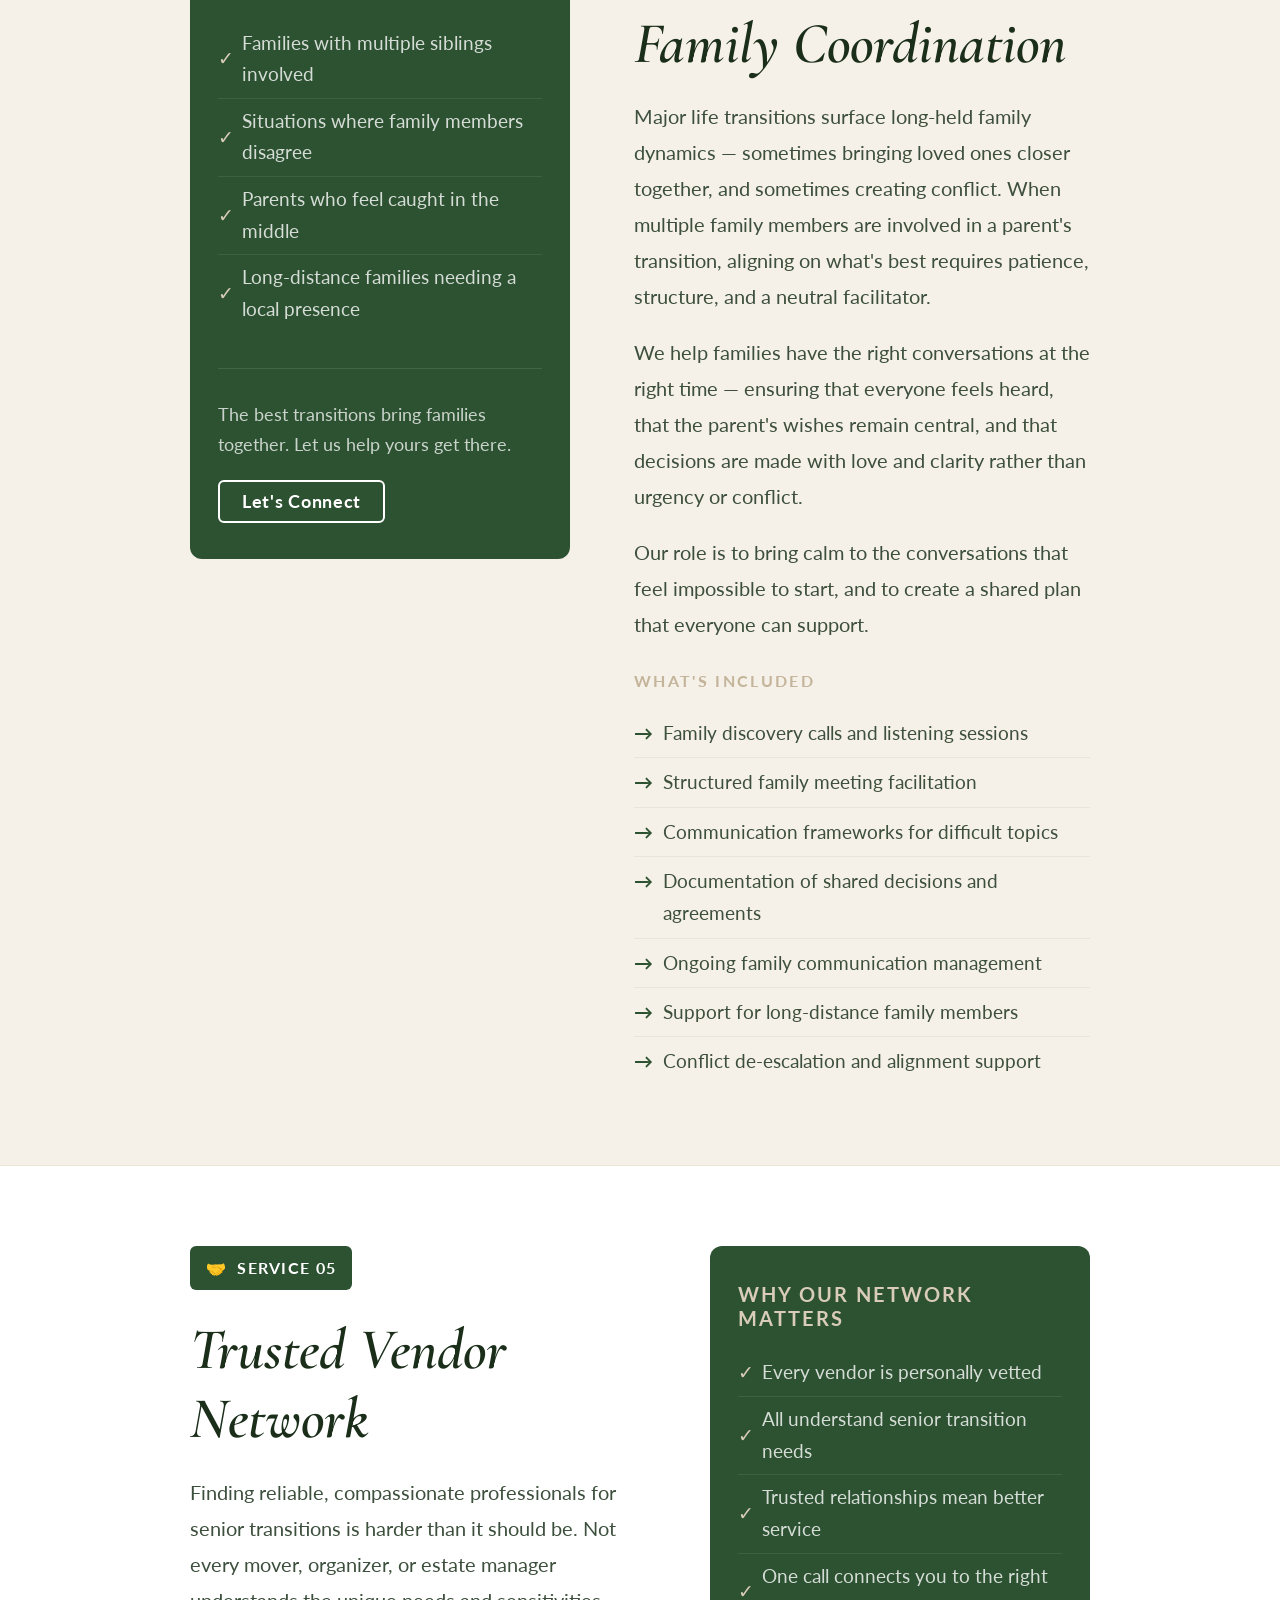
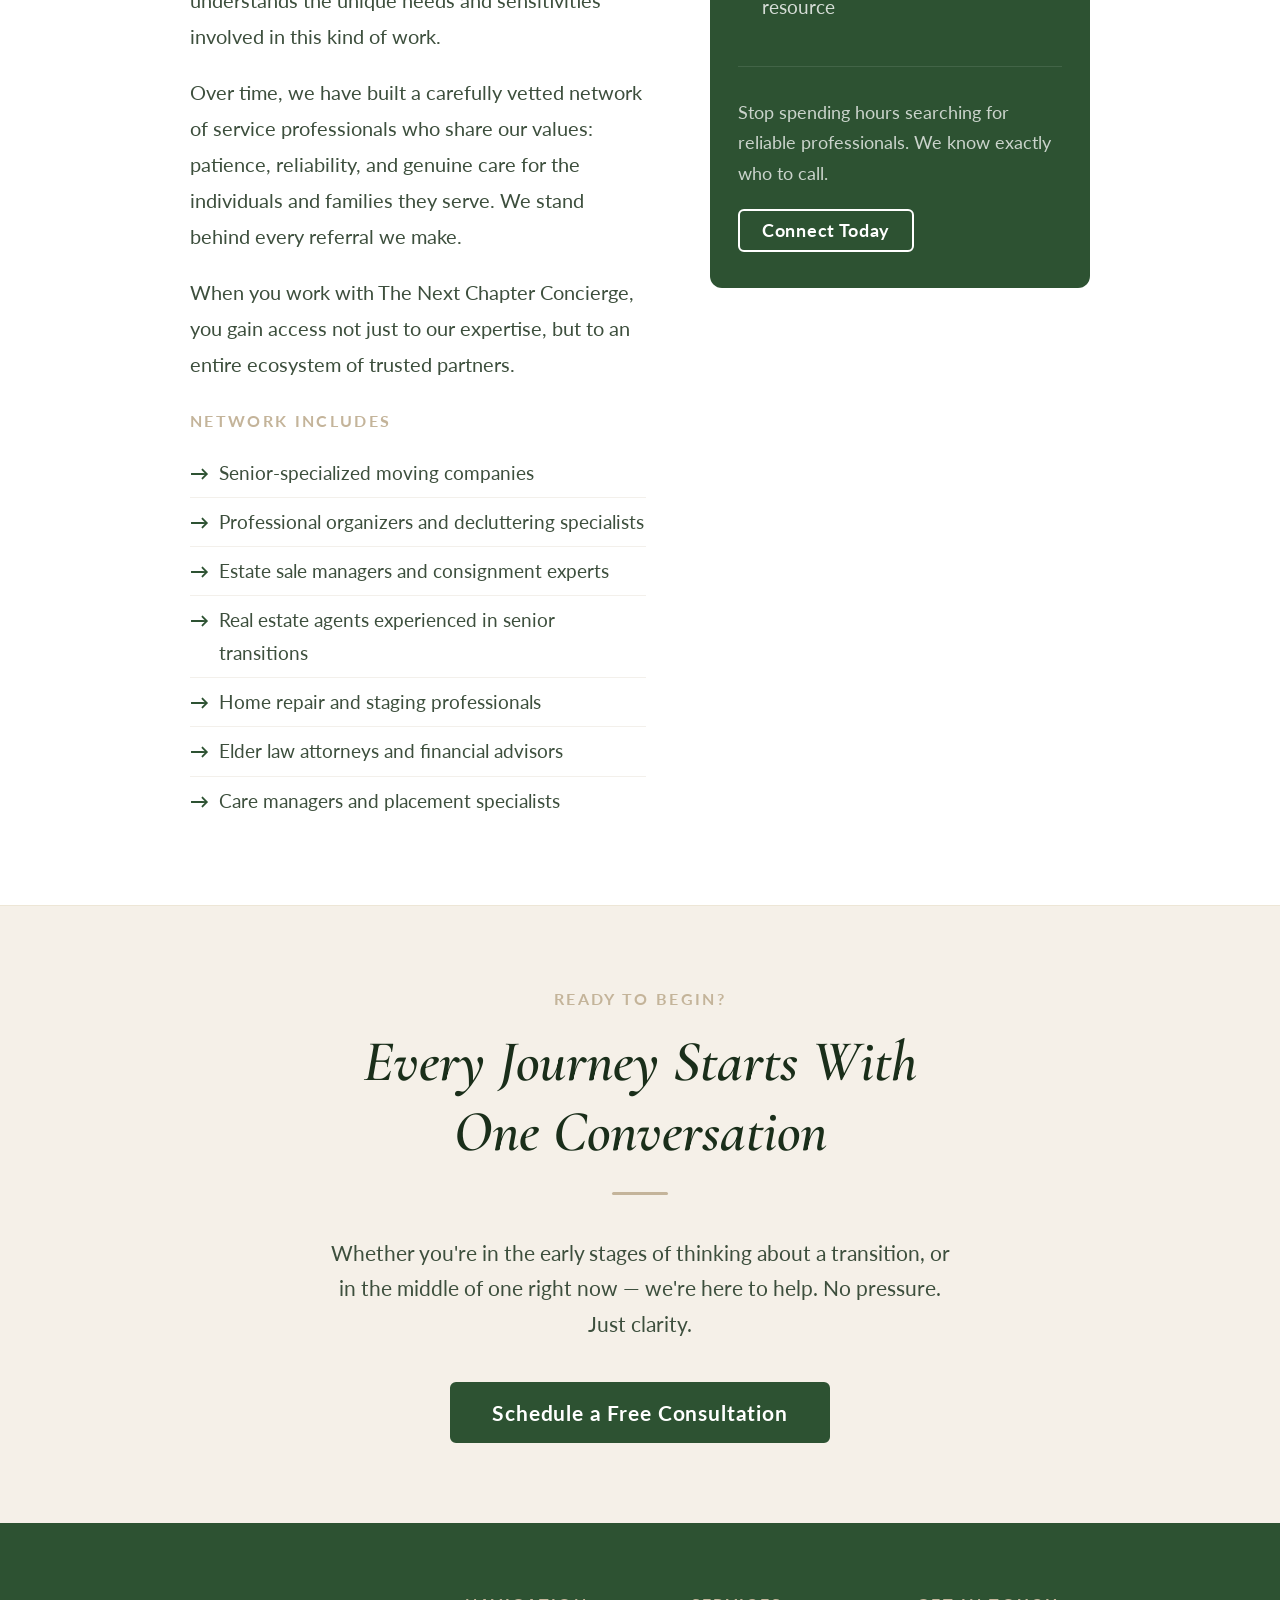
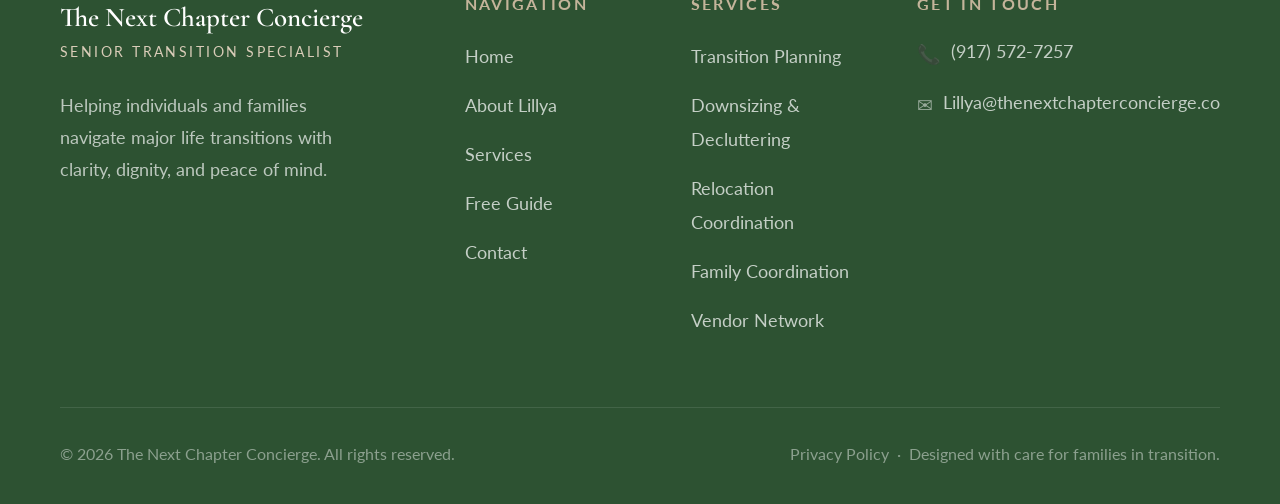
<file: services.html>
<!DOCTYPE html>
<html lang="en">
<head>
  <meta charset="UTF-8" />
  <link rel="icon" type="image/png" href="images/logo.png" />
  <meta name="viewport" content="width=device-width, initial-scale=1.0" />
  <title>Services — The Next Chapter Concierge</title>
  <meta name="description" content="Explore our full range of senior transition services: transition planning, downsizing, relocation coordination, family coordination, and trusted vendor networks." />

  <!-- Google Fonts -->
  <link rel="preconnect" href="https://fonts.googleapis.com" />
  <link rel="preconnect" href="https://fonts.gstatic.com" crossorigin />
  <link href="https://fonts.googleapis.com/css2?family=Cormorant+Garamond:ital,wght@0,300;0,400;0,600;1,300;1,400;1,600&family=Lato:wght@300;400;700&display=swap" rel="stylesheet" />

  <link rel="stylesheet" href="css/styles.css" />
</head>
<body>

  <!-- HEADER / NAV -->
  <header class="site-header" role="banner">
    <div class="nav-inner">
      <a href="index.html" class="nav-logo" aria-label="The Next Chapter Concierge — Home">
        <img src="images/logo.png" alt="The Next Chapter Concierge" class="logo-img" />
      </a>
      <nav class="nav-links" aria-label="Primary navigation">
        <a href="index.html">Home</a>
        <a href="about.html">About</a>
        <a href="services.html" class="active">Services</a>
        <a href="guide.html">Free Guide</a>
        <a href="contact.html">Contact</a>
      </nav>
      <button class="hamburger" aria-label="Toggle navigation" aria-expanded="false" aria-controls="mobile-nav">
        <span></span><span></span><span></span>
      </button>
    </div>
  </header>

  <nav class="mobile-nav" id="mobile-nav" aria-label="Mobile navigation">
    <ul>
      <li><a href="index.html">Home</a></li>
      <li><a href="about.html">About Lillya</a></li>
      <li><a href="services.html">Services</a></li>
      <li><a href="guide.html">Free Guide</a></li>
      <li><a href="contact.html">Contact</a></li>
    </ul>
  </nav>

  <main id="main-content">

    <!-- PAGE HERO -->
    <section class="page-hero" aria-labelledby="services-hero-heading">
      <div class="container">
        <span class="eyebrow">What We Offer</span>
        <h1 id="services-hero-heading">Our Services</h1>
        <p>
          Comprehensive, compassionate support at every stage of a major life transition.
          Tailored to your goals, your timeline, and your family.
        </p>
      </div>
    </section>

    <!-- SERVICES OVERVIEW NAV -->
    <div style="background:var(--cream); padding:20px 24px; border-bottom:1px solid var(--cream-dark);">
      <div class="container" style="display:flex; gap:8px; flex-wrap:wrap; justify-content:center;">
        <a href="#transition-planning" class="btn btn-outline-green" style="font-size:0.82rem; padding:9px 18px;">Transition Planning</a>
        <a href="#downsizing" class="btn btn-outline-green" style="font-size:0.82rem; padding:9px 18px;">Downsizing</a>
        <a href="#relocation" class="btn btn-outline-green" style="font-size:0.82rem; padding:9px 18px;">Relocation</a>
        <a href="#family-coordination" class="btn btn-outline-green" style="font-size:0.82rem; padding:9px 18px;">Family Coordination</a>
        <a href="#vendor-network" class="btn btn-outline-green" style="font-size:0.82rem; padding:9px 18px;">Vendor Network</a>
      </div>
    </div>

    <!-- ====================================================
         SERVICE 1: TRANSITION PLANNING
         ==================================================== -->
    <section class="service-detail" id="transition-planning" aria-labelledby="tp-heading">
      <div class="service-detail-inner">
        <div class="service-detail-content">
          <div class="service-badge" aria-hidden="true">
            <span>🗺</span> Service 01
          </div>
          <h2 id="tp-heading">Transition Planning</h2>
          <p>
            Every successful transition begins with a solid plan — and every plan begins
            with deep listening. Before we talk about timelines or logistics, we sit down
            together to understand what you truly want, what your family needs, and what
            success looks like for everyone involved.
          </p>
          <p>
            Our transition planning process creates a personalized roadmap that honors
            your goals, accounts for real-world constraints, and builds in the time needed
            for thoughtful decisions. No rushed choices. No surprises.
          </p>
          <p>
            Whether you're planning six months out or two years, we'll help you see the
            full picture — and take it one clear step at a time.
          </p>

          <div class="service-includes">
            <h5>What's Included</h5>
            <ul>
              <li>In-depth discovery consultation (in-person or virtual)</li>
              <li>Goals &amp; values alignment session</li>
              <li>Customized transition timeline and milestone map</li>
              <li>Needs assessment and living options analysis</li>
              <li>Family communication strategy</li>
              <li>Ongoing plan management and check-ins</li>
            </ul>
          </div>
        </div>

        <div class="service-detail-aside">
          <div class="service-aside-card">
            <h4>Best For</h4>
            <ul>
              <li>Adults 55+ exploring next-chapter options</li>
              <li>Families beginning the conversation early</li>
              <li>Anyone who wants a clear picture before committing</li>
              <li>Those facing a health or life event requiring change</li>
            </ul>
            <div class="cta-note">
              <p>Ready to create your transition plan? Let's start with a free conversation.</p>
              <a href="contact.html" class="btn btn-outline" style="font-size:0.88rem; padding:11px 22px;">Get Started</a>
            </div>
          </div>
        </div>
      </div>
    </section>

    <!-- ====================================================
         SERVICE 2: DOWNSIZING & DECLUTTERING
         ==================================================== -->
    <section class="service-detail" id="downsizing" aria-labelledby="ds-heading">
      <div class="service-detail-inner">
        <div class="service-detail-content">
          <div class="service-badge" aria-hidden="true">
            <span>🏡</span> Service 02
          </div>
          <h2 id="ds-heading">Downsizing &amp; Decluttering</h2>
          <p>
            Downsizing is rarely just about belongings — it is about memories, identity,
            and a lifetime of experiences. Every drawer and closet holds a story.
            Approaching this process with the care and patience it deserves is not a luxury;
            it is a necessity.
          </p>
          <p>
            We guide individuals and families through the process of simplifying a home
            with compassion and structure — helping make clear, confident decisions about
            what to keep, what to gift, what to donate, and what to let go of.
          </p>
          <p>
            We work at your pace, honoring what matters while creating the space for a
            fresh, lighter chapter ahead.
          </p>

          <div class="service-includes">
            <h5>What's Included</h5>
            <ul>
              <li>Room-by-room assessment and sorting plan</li>
              <li>Compassionate, non-judgmental guidance throughout</li>
              <li>Family coordination for heirloom decisions</li>
              <li>Donation coordination with vetted local organizations</li>
              <li>Estate sale or consignment coordination (if needed)</li>
              <li>Junk removal and final clean-out coordination</li>
              <li>Documentation and photo record of items shared</li>
            </ul>
          </div>
        </div>

        <div class="service-detail-aside">
          <div class="service-aside-card">
            <h4>Best For</h4>
            <ul>
              <li>Preparing a home for sale or rental</li>
              <li>Moving from a large home to a smaller space</li>
              <li>After the loss of a spouse or parent</li>
              <li>Clearing a family home with emotional history</li>
            </ul>
            <div class="cta-note">
              <p>This is one of the most emotionally charged parts of any transition. We're here to help you through it.</p>
              <a href="contact.html" class="btn btn-outline" style="font-size:0.88rem; padding:11px 22px;">Talk to Lillya</a>
            </div>
          </div>
        </div>
      </div>
    </section>

    <!-- ====================================================
         SERVICE 3: RELOCATION COORDINATION
         ==================================================== -->
    <section class="service-detail" id="relocation" aria-labelledby="rc-heading">
      <div class="service-detail-inner">
        <div class="service-detail-content">
          <div class="service-badge" aria-hidden="true">
            <span>📦</span> Service 03
          </div>
          <h2 id="rc-heading">Relocation Coordination</h2>
          <p>
            A successful move involves dozens of moving parts — literally and figuratively.
            From researching the right community to overseeing the final walkthrough of a
            new home, every detail matters. And when you're managing it while supporting
            a parent or navigating your own transition, it can feel impossible.
          </p>
          <p>
            We coordinate every element of the relocation process so that nothing falls
            through the cracks — and so that moving day is an occasion to celebrate,
            not endure.
          </p>
          <p>
            We work with both local and long-distance moves, and maintain strong
            relationships with senior-specialized moving companies and destination communities.
          </p>

          <div class="service-includes">
            <h5>What's Included</h5>
            <ul>
              <li>Community research and comparison support</li>
              <li>Move logistics planning and timeline management</li>
              <li>Senior-specialized mover coordination</li>
              <li>New home setup and furniture placement planning</li>
              <li>Utility and service transfer coordination</li>
              <li>Settling-in support and community orientation</li>
              <li>Long-distance coordination and family communication</li>
            </ul>
          </div>
        </div>

        <div class="service-detail-aside">
          <div class="service-aside-card">
            <h4>Best For</h4>
            <ul>
              <li>Moving to independent or assisted living</li>
              <li>Relocating closer to family</li>
              <li>Long-distance moves requiring extra oversight</li>
              <li>Families who need a single point of contact</li>
            </ul>
            <div class="cta-note">
              <p>Let us manage the complexity so you can focus on what matters — the person you love.</p>
              <a href="contact.html" class="btn btn-outline" style="font-size:0.88rem; padding:11px 22px;">Start Planning</a>
            </div>
          </div>
        </div>
      </div>
    </section>

    <!-- ====================================================
         SERVICE 4: FAMILY COORDINATION
         ==================================================== -->
    <section class="service-detail" id="family-coordination" aria-labelledby="fc-heading">
      <div class="service-detail-inner">
        <div class="service-detail-content">
          <div class="service-badge" aria-hidden="true">
            <span>👨‍👩‍👧</span> Service 04
          </div>
          <h2 id="fc-heading">Family Coordination</h2>
          <p>
            Major life transitions surface long-held family dynamics — sometimes bringing
            loved ones closer together, and sometimes creating conflict. When multiple
            family members are involved in a parent's transition, aligning on what's best
            requires patience, structure, and a neutral facilitator.
          </p>
          <p>
            We help families have the right conversations at the right time — ensuring
            that everyone feels heard, that the parent's wishes remain central, and that
            decisions are made with love and clarity rather than urgency or conflict.
          </p>
          <p>
            Our role is to bring calm to the conversations that feel impossible to start,
            and to create a shared plan that everyone can support.
          </p>

          <div class="service-includes">
            <h5>What's Included</h5>
            <ul>
              <li>Family discovery calls and listening sessions</li>
              <li>Structured family meeting facilitation</li>
              <li>Communication frameworks for difficult topics</li>
              <li>Documentation of shared decisions and agreements</li>
              <li>Ongoing family communication management</li>
              <li>Support for long-distance family members</li>
              <li>Conflict de-escalation and alignment support</li>
            </ul>
          </div>
        </div>

        <div class="service-detail-aside">
          <div class="service-aside-card">
            <h4>Best For</h4>
            <ul>
              <li>Families with multiple siblings involved</li>
              <li>Situations where family members disagree</li>
              <li>Parents who feel caught in the middle</li>
              <li>Long-distance families needing a local presence</li>
            </ul>
            <div class="cta-note">
              <p>The best transitions bring families together. Let us help yours get there.</p>
              <a href="contact.html" class="btn btn-outline" style="font-size:0.88rem; padding:11px 22px;">Let's Connect</a>
            </div>
          </div>
        </div>
      </div>
    </section>

    <!-- ====================================================
         SERVICE 5: TRUSTED VENDOR NETWORK
         ==================================================== -->
    <section class="service-detail" id="vendor-network" aria-labelledby="vn-heading">
      <div class="service-detail-inner">
        <div class="service-detail-content">
          <div class="service-badge" aria-hidden="true">
            <span>🤝</span> Service 05
          </div>
          <h2 id="vn-heading">Trusted Vendor Network</h2>
          <p>
            Finding reliable, compassionate professionals for senior transitions is harder
            than it should be. Not every mover, organizer, or estate manager understands
            the unique needs and sensitivities involved in this kind of work.
          </p>
          <p>
            Over time, we have built a carefully vetted network of service professionals
            who share our values: patience, reliability, and genuine care for the
            individuals and families they serve. We stand behind every referral we make.
          </p>
          <p>
            When you work with The Next Chapter Concierge, you gain access not just to
            our expertise, but to an entire ecosystem of trusted partners.
          </p>

          <div class="service-includes">
            <h5>Network Includes</h5>
            <ul>
              <li>Senior-specialized moving companies</li>
              <li>Professional organizers and decluttering specialists</li>
              <li>Estate sale managers and consignment experts</li>
              <li>Real estate agents experienced in senior transitions</li>
              <li>Home repair and staging professionals</li>
              <li>Elder law attorneys and financial advisors</li>
              <li>Care managers and placement specialists</li>
            </ul>
          </div>
        </div>

        <div class="service-detail-aside">
          <div class="service-aside-card">
            <h4>Why Our Network Matters</h4>
            <ul>
              <li>Every vendor is personally vetted</li>
              <li>All understand senior transition needs</li>
              <li>Trusted relationships mean better service</li>
              <li>One call connects you to the right resource</li>
            </ul>
            <div class="cta-note">
              <p>Stop spending hours searching for reliable professionals. We know exactly who to call.</p>
              <a href="contact.html" class="btn btn-outline" style="font-size:0.88rem; padding:11px 22px;">Connect Today</a>
            </div>
          </div>
        </div>
      </div>
    </section>

    <!-- CTA SECTION -->
    <section class="services-cta-section" aria-labelledby="services-cta-heading">
      <div class="services-cta-inner">
        <span class="eyebrow">Ready to Begin?</span>
        <h2 id="services-cta-heading">Every Journey Starts With One Conversation</h2>
        <div class="divider"></div>
        <p>
          Whether you're in the early stages of thinking about a transition, or in
          the middle of one right now — we're here to help. No pressure. Just clarity.
        </p>
        <div class="cta-btns">
          <a href="contact.html" class="btn btn-primary btn-lg">Schedule a Free Consultation</a>
        </div>
      </div>
    </section>

  </main>

  <!-- FOOTER -->
  <footer class="site-footer" role="contentinfo">
    <div class="footer-inner">
      <div class="footer-top">
        <div class="footer-brand">
          <div class="logo-main">The Next Chapter Concierge</div>
          <span class="logo-sub">Senior Transition Specialist</span>
          <p>Helping individuals and families navigate major life transitions with clarity, dignity, and peace of mind.</p>
        </div>
        <div class="footer-col">
          <h5>Navigation</h5>
          <ul>
            <li><a href="index.html">Home</a></li>
            <li><a href="about.html">About Lillya</a></li>
            <li><a href="services.html">Services</a></li>
            <li><a href="guide.html">Free Guide</a></li>
            <li><a href="contact.html">Contact</a></li>
          </ul>
        </div>
        <div class="footer-col">
          <h5>Services</h5>
          <ul>
            <li><a href="#transition-planning">Transition Planning</a></li>
            <li><a href="#downsizing">Downsizing &amp; Decluttering</a></li>
            <li><a href="#relocation">Relocation Coordination</a></li>
            <li><a href="#family-coordination">Family Coordination</a></li>
            <li><a href="#vendor-network">Vendor Network</a></li>
          </ul>
        </div>
        <div class="footer-col">
          <h5>Get In Touch</h5>
          <div class="footer-contact-item">
            <span class="icon" aria-hidden="true">📞</span>
            <a href="tel:+19175727257">(917) 572-7257</a>
          </div>
          <div class="footer-contact-item">
            <span class="icon" aria-hidden="true">✉</span>
            <a href="mailto:Lillya@thenextchapterconcierge.co">Lillya@thenextchapterconcierge.co</a>
          </div>
        </div>
      </div>
      <div class="footer-bottom">
        <p>&copy; 2026 The Next Chapter Concierge. All rights reserved.</p>
        <p><a href="contact.html">Privacy Policy</a> &nbsp;·&nbsp; Designed with care for families in transition.</p>
      </div>
    </div>
  </footer>

  <script src="js/main.js"></script>
</body>
</html>
</file>
<file: css/styles.css>
/* ============================================================
   The Next Chapter Concierge — Main Stylesheet
   ============================================================ */

/* Google Fonts imported in HTML head */

/* ---- CSS Custom Properties ---- */
:root {
  --green-dark:    #2d5232;
  --green-mid:     #3a6840;
  --green-light:   #4e8a56;
  --cream:         #f5f0e8;
  --cream-dark:    #ede6d6;
  --tan:           #c4b49a;
  --tan-light:     #d9ccb8;
  --text-dark:     #1a2e1a;
  --text-mid:      #3d4f3d;
  --text-light:    #6b7c6b;
  --white:         #ffffff;
  --shadow-sm:     0 2px 8px rgba(45, 82, 50, 0.10);
  --shadow-md:     0 6px 24px rgba(45, 82, 50, 0.14);
  --shadow-lg:     0 12px 48px rgba(45, 82, 50, 0.18);
  --radius-sm:     6px;
  --radius-md:     12px;
  --radius-lg:     20px;
  --transition:    0.28s ease;
  --max-width:     1160px;
  --section-pad:   96px 24px;
}

/* ---- Reset & Base ---- */
*, *::before, *::after {
  box-sizing: border-box;
  margin: 0;
  padding: 0;
}

html {
  scroll-behavior: smooth;
  font-size: 20px;
}

body {
  font-family: 'Lato', sans-serif;
  color: var(--text-dark);
  background: var(--white);
  line-height: 1.7;
  -webkit-font-smoothing: antialiased;
}

img {
  max-width: 100%;
  display: block;
}

a {
  color: inherit;
  text-decoration: none;
}

ul {
  list-style: none;
}

/* ---- Typography ---- */
h1, h2, h3, h4, h5 {
  font-family: 'Cormorant Garamond', serif;
  font-weight: 600;
  line-height: 1.2;
  color: var(--text-dark);
}

h1 { font-size: 3.8rem; }
h2 { font-size: 2.9rem; }
h3 { font-size: 2rem; }
h4 { font-size: 1.3rem; }
h5 { font-size: 1.1rem; }

p { margin-bottom: 1em; }
p:last-child { margin-bottom: 0; }

.lead {
  font-size: 1.2rem;
  line-height: 1.8;
  color: var(--text-mid);
}

.serif { font-family: 'Cormorant Garamond', serif; }

/* ---- Utility ---- */
.container {
  max-width: var(--max-width);
  margin: 0 auto;
  padding: 0 24px;
}

.text-center { text-align: center; }
.text-white  { color: var(--white); }
.text-green  { color: var(--green-dark); }
.text-tan    { color: var(--tan); }

.bg-green  { background-color: var(--green-dark); }
.bg-cream  { background-color: var(--cream); }
.bg-white  { background-color: var(--white); }

.section-pad { padding: var(--section-pad); }

.eyebrow {
  font-family: 'Lato', sans-serif;
  font-size: 0.78rem;
  font-weight: 700;
  letter-spacing: 0.15em;
  text-transform: uppercase;
  color: var(--tan);
  margin-bottom: 0.75rem;
  display: block;
}

.divider {
  width: 56px;
  height: 3px;
  background: var(--tan);
  margin: 1.25rem auto 2rem;
  border-radius: 2px;
}

.divider-left {
  margin-left: 0;
}

/* ---- Buttons ---- */
.btn {
  display: inline-flex;
  align-items: center;
  gap: 8px;
  font-family: 'Lato', sans-serif;
  font-size: 0.95rem;
  font-weight: 700;
  letter-spacing: 0.04em;
  padding: 14px 32px;
  border-radius: var(--radius-sm);
  border: 2px solid transparent;
  cursor: pointer;
  transition: all var(--transition);
  text-decoration: none;
  line-height: 1;
}

.btn-primary {
  background: var(--green-dark);
  color: var(--white);
  border-color: var(--green-dark);
}

.btn-primary:hover {
  background: var(--green-mid);
  border-color: var(--green-mid);
  transform: translateY(-2px);
  box-shadow: var(--shadow-md);
}

.btn-outline {
  background: transparent;
  color: var(--white);
  border-color: var(--white);
}

.btn-outline:hover {
  background: rgba(255,255,255,0.12);
  transform: translateY(-2px);
}

.btn-outline-green {
  background: transparent;
  color: var(--green-dark);
  border-color: var(--green-dark);
}

.btn-outline-green:hover {
  background: var(--green-dark);
  color: var(--white);
  transform: translateY(-2px);
}

.btn-tan {
  background: var(--tan);
  color: var(--text-dark);
  border-color: var(--tan);
}

.btn-tan:hover {
  background: var(--tan-light);
  border-color: var(--tan-light);
  transform: translateY(-2px);
  box-shadow: var(--shadow-sm);
}

.btn-lg {
  font-size: 1.05rem;
  padding: 18px 40px;
}

/* ---- Navigation ---- */
.site-header {
  position: fixed;
  top: 0;
  left: 0;
  right: 0;
  z-index: 1000;
  background: #ffffff;
  backdrop-filter: blur(8px);
  -webkit-backdrop-filter: blur(8px);
  border-bottom: 1px solid rgba(255,255,255,0.08);
  transition: all var(--transition);
}

.site-header.scrolled {
  box-shadow: var(--shadow-md);
}

.nav-inner {
  display: flex;
  align-items: center;
  justify-content: space-between;
  height: 130px;
  max-width: var(--max-width);
  margin: 0 auto;
  padding: 0 24px;
}

.nav-logo {
  display: flex;
  flex-direction: column;
  line-height: 1.1;
}

.logo-img {
  height: 120px;
  width: auto;
  display: block;
}

.nav-logo .logo-main {
  font-family: 'Cormorant Garamond', serif;
  font-size: 1.25rem;
  font-weight: 600;
  color: var(--white);
  letter-spacing: 0.02em;
}

.nav-logo .logo-sub {
  font-family: 'Lato', sans-serif;
  font-size: 0.65rem;
  font-weight: 400;
  letter-spacing: 0.18em;
  text-transform: uppercase;
  color: var(--tan-light);
}

.nav-links {
  display: flex;
  align-items: center;
  gap: 36px;
}

.nav-links a {
  font-family: 'Lato', sans-serif;
  font-size: 0.88rem;
  font-weight: 700;
  letter-spacing: 0.06em;
  color: var(--green-dark);
  transition: color var(--transition);
  position: relative;
}

.nav-links a::after {
  content: '';
  position: absolute;
  bottom: -4px;
  left: 0;
  width: 0;
  height: 1px;
  background: var(--tan-light);
  transition: width var(--transition);
}

.nav-links a:hover,
.nav-links a.active {
  color: var(--green-mid);
}

.nav-links a:hover::after,
.nav-links a.active::after {
  width: 100%;
}

.nav-cta {
  background: var(--tan) !important;
  color: var(--text-dark) !important;
  padding: 9px 20px;
  border-radius: var(--radius-sm);
  font-weight: 700 !important;
}

.nav-cta:hover {
  background: var(--tan-light) !important;
}

.nav-cta::after { display: none !important; }

.hamburger {
  display: none;
  flex-direction: column;
  gap: 5px;
  cursor: pointer;
  padding: 4px;
  background: none;
  border: none;
}

.hamburger span {
  display: block;
  width: 26px;
  height: 2px;
  background: var(--white);
  border-radius: 2px;
  transition: all var(--transition);
}

.hamburger.open span:nth-child(1) {
  transform: translateY(7px) rotate(45deg);
}
.hamburger.open span:nth-child(2) {
  opacity: 0;
}
.hamburger.open span:nth-child(3) {
  transform: translateY(-7px) rotate(-45deg);
}

/* ---- Mobile Nav ---- */
.mobile-nav {
  display: none;
  position: fixed;
  top: 72px;
  left: 0;
  right: 0;
  background: var(--green-dark);
  border-top: 1px solid rgba(255,255,255,0.08);
  z-index: 999;
  transform: translateY(-20px);
  opacity: 0;
  pointer-events: none;
  transition: all var(--transition);
}

.mobile-nav.open {
  display: block;
  transform: translateY(0);
  opacity: 1;
  pointer-events: all;
}

.mobile-nav ul {
  padding: 20px 0 28px;
}

.mobile-nav ul li a {
  display: block;
  padding: 14px 28px;
  font-family: 'Lato', sans-serif;
  font-size: 1rem;
  color: rgba(255,255,255,0.9);
  letter-spacing: 0.04em;
  transition: all var(--transition);
  border-left: 3px solid transparent;
}

.mobile-nav ul li a:hover {
  color: var(--white);
  background: rgba(255,255,255,0.06);
  border-left-color: var(--tan);
}

.mobile-nav .mobile-cta {
  padding: 18px 28px 24px;
  border-top: 1px solid rgba(255,255,255,0.08);
}

.mobile-nav .mobile-cta .btn {
  width: 100%;
  justify-content: center;
}

/* ---- Hero ---- */
.hero {
  background: var(--green-dark);
  padding: 160px 24px 96px;
  position: relative;
  overflow: hidden;
}

.hero::before {
  content: '';
  position: absolute;
  inset: 0;
  background: radial-gradient(ellipse at 60% 50%, rgba(78, 138, 86, 0.3) 0%, transparent 70%);
  pointer-events: none;
}

.hero::after {
  content: '';
  position: absolute;
  bottom: -2px;
  left: 0;
  right: 0;
  height: 80px;
  background: var(--cream);
  clip-path: ellipse(55% 100% at 50% 100%);
}

.hero-inner {
  max-width: 800px;
  margin: 0 auto;
  text-align: center;
  position: relative;
  z-index: 1;
}

.hero h1 {
  color: var(--white);
  margin-bottom: 1.25rem;
  font-style: italic;
}

.hero .hero-sub {
  font-family: 'Lato', sans-serif;
  font-size: 1.15rem;
  color: var(--tan-light);
  margin-bottom: 0.5rem;
  letter-spacing: 0.1em;
  text-transform: uppercase;
  font-weight: 300;
}

.hero .hero-desc {
  font-family: 'Lato', sans-serif;
  font-size: 1.18rem;
  color: rgba(255,255,255,0.82);
  max-width: 580px;
  margin: 0 auto 2.5rem;
  line-height: 1.75;
}

.hero-btns {
  display: flex;
  gap: 16px;
  justify-content: center;
  flex-wrap: wrap;
}

/* ---- Hero variants (interior pages) ---- */
.page-hero {
  background: var(--green-dark);
  padding: 140px 24px 72px;
  text-align: center;
  position: relative;
}

.page-hero::after {
  content: '';
  position: absolute;
  bottom: -2px;
  left: 0;
  right: 0;
  height: 60px;
  background: var(--cream);
  clip-path: ellipse(55% 100% at 50% 100%);
}

.page-hero .eyebrow {
  color: var(--tan-light);
}

.page-hero h1 {
  color: var(--white);
  font-style: italic;
}

.page-hero p {
  color: rgba(255,255,255,0.78);
  font-size: 1.1rem;
  max-width: 620px;
  margin: 1rem auto 0;
}

/* ---- Section: Intro ---- */
.intro-section {
  background: var(--cream);
  padding: var(--section-pad);
}

.intro-inner {
  max-width: 780px;
  margin: 0 auto;
  text-align: center;
}

.intro-headshot {
  width: 200px;
  height: 200px;
  object-fit: cover;
  object-position: top;
  border-radius: 50%;
  border: 4px solid var(--tan);
  margin-bottom: 1.5rem;
  display: block;
  margin-left: auto;
  margin-right: auto;
}

.intro-inner blockquote {
  font-family: 'Cormorant Garamond', serif;
  font-size: 1.5rem;
  font-style: italic;
  color: var(--green-dark);
  border-left: 4px solid var(--tan);
  padding: 1.25rem 2rem;
  margin: 2.5rem 0;
  text-align: left;
  background: rgba(196,180,154,0.12);
  border-radius: 0 var(--radius-sm) var(--radius-sm) 0;
}

/* ---- Section: Reality ---- */
.reality-section {
  background: var(--white);
  padding: var(--section-pad);
}

.reality-inner {
  max-width: 900px;
  margin: 0 auto;
}

.reality-grid {
  display: grid;
  grid-template-columns: 1fr 1fr;
  gap: 48px;
  margin-top: 3rem;
}

.reality-image img {
  mix-blend-mode: luminosity;
  opacity: 0.85;
  border-radius: 12px;
}

.reality-text h2 {
  font-style: italic;
}

.reality-text .lead {
  margin: 1.25rem 0 1.5rem;
}

.reality-list {
  margin-top: 1.5rem;
}

.reality-list li {
  display: flex;
  gap: 12px;
  align-items: flex-start;
  margin-bottom: 1rem;
  font-size: 0.97rem;
  color: var(--text-mid);
}

.reality-list li::before {
  content: '';
  width: 8px;
  height: 8px;
  min-width: 8px;
  border-radius: 50%;
  background: var(--tan);
  margin-top: 8px;
}

.reality-callout {
  background: var(--green-dark);
  color: var(--white);
  padding: 40px 36px;
  border-radius: var(--radius-md);
  display: flex;
  flex-direction: column;
  justify-content: center;
}

.reality-callout h3 {
  color: var(--white);
  font-style: italic;
  margin-bottom: 1rem;
}

.reality-callout p {
  color: rgba(255,255,255,0.84);
  font-size: 0.98rem;
}

.reality-callout .btn {
  margin-top: 1.75rem;
  align-self: flex-start;
}

/* ---- Section: Services ---- */
.services-section {
  background: var(--cream);
  padding: var(--section-pad);
}

.section-header {
  text-align: center;
  max-width: 640px;
  margin: 0 auto 3.5rem;
}

.section-header p {
  color: var(--text-mid);
  font-size: 1.05rem;
}

.services-grid {
  display: grid;
  grid-template-columns: repeat(auto-fit, minmax(280px, 1fr));
  gap: 28px;
  max-width: var(--max-width);
  margin: 0 auto;
}

.service-card {
  background: var(--white);
  border-radius: var(--radius-md);
  padding: 36px 30px;
  box-shadow: var(--shadow-sm);
  transition: all var(--transition);
  border: 1px solid rgba(196,180,154,0.3);
}

.service-card:hover {
  transform: translateY(-6px);
  box-shadow: var(--shadow-md);
  border-color: var(--tan);
}

.service-icon {
  width: 52px;
  height: 52px;
  background: var(--green-dark);
  border-radius: var(--radius-sm);
  display: flex;
  align-items: center;
  justify-content: center;
  font-size: 1.5rem;
  margin-bottom: 1.25rem;
}

.service-card h3 {
  font-size: 1.35rem;
  margin-bottom: 0.75rem;
}

.service-card p {
  color: var(--text-mid);
  font-size: 0.96rem;
  line-height: 1.7;
}

.service-card .learn-more {
  display: inline-flex;
  align-items: center;
  gap: 6px;
  margin-top: 1.25rem;
  font-size: 0.88rem;
  font-weight: 700;
  color: var(--green-dark);
  letter-spacing: 0.04em;
  text-transform: uppercase;
  transition: gap var(--transition);
}

.service-card .learn-more:hover {
  gap: 10px;
}

/* ---- Section: Who We Serve ---- */
.audience-section {
  background: var(--white);
  padding: var(--section-pad);
}

.audience-grid {
  display: grid;
  grid-template-columns: repeat(auto-fit, minmax(240px, 1fr));
  gap: 32px;
  max-width: var(--max-width);
  margin: 0 auto;
}

.audience-card {
  padding: 32px 28px;
  border-radius: var(--radius-md);
  border: 2px solid var(--cream-dark);
  transition: all var(--transition);
}

.audience-card:hover {
  border-color: var(--green-dark);
  background: var(--cream);
}

.audience-num {
  font-family: 'Cormorant Garamond', serif;
  font-size: 3rem;
  font-weight: 300;
  color: var(--tan);
  line-height: 1;
  margin-bottom: 0.5rem;
}

.audience-card h4 {
  font-size: 1.15rem;
  margin-bottom: 0.6rem;
}

.audience-card p {
  font-size: 0.94rem;
  color: var(--text-light);
}

/* ---- Section: Framework ---- */
.framework-section {
  background: var(--green-dark);
  padding: var(--section-pad);
  position: relative;
  overflow: hidden;
}

.framework-section::before {
  content: '';
  position: absolute;
  top: -40px;
  right: -40px;
  width: 320px;
  height: 320px;
  border-radius: 50%;
  background: rgba(255,255,255,0.03);
  pointer-events: none;
}

.framework-inner {
  max-width: 900px;
  margin: 0 auto;
  text-align: center;
}

.framework-inner h2 {
  color: var(--white);
}

.framework-inner > p {
  color: rgba(255,255,255,0.78);
  font-size: 1.05rem;
  max-width: 580px;
  margin: 0 auto 3rem;
}

.framework-steps {
  display: grid;
  grid-template-columns: 1fr auto 1fr auto 1fr;
  align-items: center;
  gap: 0;
  margin-bottom: 3.5rem;
}

.framework-step {
  background: rgba(255,255,255,0.06);
  border: 1px solid rgba(255,255,255,0.12);
  border-radius: var(--radius-md);
  padding: 36px 24px;
  text-align: center;
  transition: all var(--transition);
}

.framework-step:hover {
  background: rgba(255,255,255,0.10);
  transform: translateY(-4px);
}

.step-num {
  font-family: 'Cormorant Garamond', serif;
  font-size: 2.8rem;
  font-weight: 300;
  color: var(--tan-light);
  line-height: 1;
  margin-bottom: 0.5rem;
}

.framework-step h3 {
  color: var(--white);
  font-size: 1.5rem;
  font-style: italic;
  margin-bottom: 0.6rem;
}

.framework-step p {
  color: rgba(255,255,255,0.7);
  font-size: 0.93rem;
  line-height: 1.65;
}

.framework-arrow {
  color: var(--tan);
  font-size: 1.8rem;
  padding: 0 12px;
  font-weight: 300;
}

.framework-note {
  background: rgba(255,255,255,0.06);
  border: 1px solid rgba(196,180,154,0.3);
  border-radius: var(--radius-md);
  padding: 28px 36px;
  font-family: 'Cormorant Garamond', serif;
  font-size: 1.25rem;
  font-style: italic;
  color: var(--tan-light);
}

/* ---- Section: Lead Magnet ---- */
.lead-magnet-section {
  background: var(--cream);
  padding: var(--section-pad);
  overflow: visible;
}

.lead-magnet-inner {
  max-width: 800px;
  margin: 0 auto;
  display: flex;
  flex-direction: column;
  gap: 48px;
  padding: 0 24px;
  box-sizing: border-box;
}

.lead-magnet-content h2 {
  font-style: italic;
}

.lead-magnet-content .lead {
  margin: 1rem 0 1.5rem;
}

.guide-includes {
  margin: 1.5rem 0;
}

.guide-includes h5 {
  font-family: 'Lato', sans-serif;
  font-size: 0.78rem;
  font-weight: 700;
  letter-spacing: 0.15em;
  text-transform: uppercase;
  color: var(--tan);
  margin-bottom: 0.75rem;
}

.guide-includes ul li {
  display: flex;
  align-items: center;
  gap: 10px;
  padding: 7px 0;
  font-size: 0.95rem;
  color: var(--text-mid);
  border-bottom: 1px solid rgba(196,180,154,0.25);
}

.guide-includes ul li:last-child {
  border-bottom: none;
}

.guide-includes ul li::before {
  content: '✓';
  color: var(--green-dark);
  font-weight: 700;
  font-size: 0.85rem;
}

.lead-magnet-form-wrap {
  background: var(--white);
  border-radius: var(--radius-lg);
  padding: 44px 40px 80px;
  box-shadow: var(--shadow-md);
  border: 1px solid rgba(196,180,154,0.25);
}

.lead-magnet-form-wrap h3 {
  font-size: 1.6rem;
  margin-bottom: 0.4rem;
}

.lead-magnet-form-wrap p {
  font-size: 0.93rem;
  color: var(--text-light);
  margin-bottom: 1.75rem;
}

/* ---- Mailchimp form overrides ---- */
#mc_embed_signup {
  background: transparent !important;
  font-family: 'Lato', sans-serif !important;
  width: 100% !important;
}
#mc_embed_signup .mc-field-group {
  margin-bottom: 1.25rem;
  width: 100% !important;
}
#mc_embed_signup .mc-field-group label {
  display: block;
  font-size: 0.83rem;
  font-weight: 700;
  letter-spacing: 0.06em;
  text-transform: uppercase;
  color: var(--text-mid);
  margin-bottom: 6px;
}
#mc_embed_signup .mc-field-group input {
  width: 100%;
  padding: 13px 16px;
  border: 1px solid rgba(196,180,154,0.5);
  border-radius: var(--radius-sm);
  font-size: 1rem;
  font-family: 'Lato', sans-serif;
  color: var(--text-dark);
  background: var(--white);
  box-sizing: border-box;
}
#mc_embed_signup .mc-field-group input:focus {
  outline: none;
  border-color: var(--green-mid);
}
#mc_embed_signup #mc-embedded-subscribe {
  width: 100%;
  padding: 18px 24px;
  background: var(--green-dark);
  color: white;
  border: none;
  border-radius: var(--radius-sm);
  font-family: 'Lato', sans-serif;
  font-size: 1rem;
  font-weight: 700;
  letter-spacing: 0.06em;
  cursor: pointer;
  margin-top: 1rem;
  display: block;
}
#mc_embed_signup #mc-embedded-subscribe:hover {
  background: var(--green-mid);
}
#mc_embed_signup h2 { display: none; }
#mc_embed_signup .indicates-required { display: none; }
#mc_embed_signup .clear { overflow: visible; }
#mc_embed_signup #mc_embed_signup_scroll { overflow: visible; }
#mc_embed_signup div { overflow: visible; }

/* ---- Forms ---- */
.form-group {
  margin-bottom: 1.25rem;
}

.form-group label {
  display: block;
  font-size: 0.83rem;
  font-weight: 700;
  letter-spacing: 0.06em;
  text-transform: uppercase;
  color: var(--text-mid);
  margin-bottom: 0.45rem;
}

.form-group input,
.form-group textarea,
.form-group select {
  width: 100%;
  padding: 13px 16px;
  border: 1.5px solid var(--cream-dark);
  border-radius: var(--radius-sm);
  font-family: 'Lato', sans-serif;
  font-size: 0.97rem;
  color: var(--text-dark);
  background: var(--white);
  transition: border-color var(--transition), box-shadow var(--transition);
  outline: none;
  appearance: none;
  -webkit-appearance: none;
}

.form-group input:focus,
.form-group textarea:focus,
.form-group select:focus {
  border-color: var(--green-dark);
  box-shadow: 0 0 0 3px rgba(45,82,50,0.08);
}

.form-group textarea {
  min-height: 130px;
  resize: vertical;
}

.form-group select {
  background-image: url("data:image/svg+xml,%3Csvg xmlns='http://www.w3.org/2000/svg' width='12' height='8' viewBox='0 0 12 8'%3E%3Cpath d='M1 1l5 5 5-5' stroke='%233d4f3d' stroke-width='1.5' fill='none' stroke-linecap='round'/%3E%3C/svg%3E");
  background-repeat: no-repeat;
  background-position: right 14px center;
  padding-right: 40px;
}

.form-note {
  font-size: 0.78rem;
  color: var(--text-light);
  margin-top: 0.75rem;
  line-height: 1.5;
}

.form-success {
  display: none;
  background: rgba(45,82,50,0.08);
  border: 1px solid var(--green-dark);
  border-radius: var(--radius-sm);
  padding: 16px 20px;
  font-size: 0.95rem;
  color: var(--green-dark);
  margin-top: 1rem;
}

/* ---- Section: Testimonials ---- */
.testimonials-section {
  background: var(--white);
  padding: var(--section-pad);
}

.testimonials-grid {
  display: grid;
  grid-template-columns: repeat(auto-fit, minmax(280px, 1fr));
  gap: 28px;
  max-width: var(--max-width);
  margin: 0 auto;
}

.testimonial-card {
  background: var(--cream);
  border-radius: var(--radius-md);
  padding: 36px 32px;
  border: 1px solid rgba(196,180,154,0.3);
  position: relative;
}

.testimonial-card::before {
  content: '\201C';
  font-family: 'Cormorant Garamond', serif;
  font-size: 5rem;
  line-height: 0.6;
  color: var(--tan);
  position: absolute;
  top: 24px;
  left: 28px;
  opacity: 0.5;
}

.testimonial-card blockquote {
  font-family: 'Cormorant Garamond', serif;
  font-size: 1.15rem;
  font-style: italic;
  color: var(--text-dark);
  line-height: 1.7;
  margin-bottom: 1.5rem;
  padding-top: 1.5rem;
}

.testimonial-author {
  display: flex;
  align-items: center;
  gap: 14px;
}

.author-avatar {
  width: 46px;
  height: 46px;
  border-radius: 50%;
  background: var(--tan);
  display: flex;
  align-items: center;
  justify-content: center;
  font-family: 'Cormorant Garamond', serif;
  font-size: 1.2rem;
  color: var(--white);
  font-weight: 600;
}

.author-info .author-name {
  font-weight: 700;
  font-size: 0.92rem;
  color: var(--text-dark);
}

.author-info .author-role {
  font-size: 0.82rem;
  color: var(--text-light);
}

.stars {
  color: #c9a84c;
  font-size: 0.88rem;
  margin-bottom: 0.5rem;
  letter-spacing: 2px;
}

/* ---- Footer ---- */
.site-footer {
  background: var(--green-dark);
  padding: 72px 24px 36px;
}

.footer-inner {
  max-width: var(--max-width);
  margin: 0 auto;
}

.footer-top {
  display: grid;
  grid-template-columns: 2fr 1fr 1fr 1.4fr;
  gap: 48px;
  padding-bottom: 56px;
  border-bottom: 1px solid rgba(255,255,255,0.1);
}

.footer-brand .logo-main {
  font-family: 'Cormorant Garamond', serif;
  font-size: 1.35rem;
  font-weight: 600;
  color: var(--white);
}

.footer-brand .logo-sub {
  font-family: 'Lato', sans-serif;
  font-size: 0.68rem;
  font-weight: 400;
  letter-spacing: 0.18em;
  text-transform: uppercase;
  color: var(--tan-light);
  display: block;
  margin-bottom: 1.25rem;
}

.footer-brand p {
  font-size: 0.92rem;
  color: rgba(255,255,255,0.68);
  line-height: 1.75;
  max-width: 280px;
}

.footer-col h5 {
  font-family: 'Lato', sans-serif;
  font-size: 0.78rem;
  font-weight: 700;
  letter-spacing: 0.15em;
  text-transform: uppercase;
  color: var(--tan);
  margin-bottom: 1.25rem;
}

.footer-col ul li {
  margin-bottom: 0.75rem;
}

.footer-col ul li a {
  font-size: 0.9rem;
  color: rgba(255,255,255,0.72);
  transition: color var(--transition);
}

.footer-col ul li a:hover {
  color: var(--white);
}

.footer-contact-item {
  display: flex;
  align-items: flex-start;
  gap: 10px;
  margin-bottom: 1rem;
}

.footer-contact-item .icon {
  font-size: 0.95rem;
  margin-top: 2px;
  opacity: 0.7;
}

.footer-contact-item a,
.footer-contact-item span {
  font-size: 0.9rem;
  color: rgba(255,255,255,0.72);
  transition: color var(--transition);
  line-height: 1.5;
}

.footer-contact-item a:hover {
  color: var(--white);
}

.footer-bottom {
  display: flex;
  align-items: center;
  justify-content: space-between;
  padding-top: 32px;
}

.footer-bottom p {
  font-size: 0.82rem;
  color: rgba(255,255,255,0.45);
  margin: 0;
}

.footer-bottom a {
  color: rgba(255,255,255,0.45);
  transition: color var(--transition);
}

.footer-bottom a:hover {
  color: rgba(255,255,255,0.7);
}

/* ============================================================
   ABOUT PAGE
   ============================================================ */

.about-bio {
  background: var(--cream);
  padding: var(--section-pad);
}

.about-bio-inner {
  max-width: 900px;
  margin: 0 auto;
  display: grid;
  grid-template-columns: 1fr 1.6fr;
  gap: 72px;
  align-items: start;
}

.about-photo-wrap {
  position: sticky;
  top: 100px;
}

.about-photo {
  aspect-ratio: 4/5;
  background: var(--tan);
  border-radius: var(--radius-lg);
  display: flex;
  align-items: center;
  justify-content: center;
  color: rgba(255,255,255,0.5);
  font-size: 0.85rem;
  text-align: center;
  line-height: 1.5;
  position: relative;
  overflow: hidden;
}

.about-photo-caption {
  font-size: 0.82rem;
  color: var(--text-light);
  text-align: center;
  margin-top: 0.75rem;
  font-style: italic;
}

.about-bio-text .eyebrow {
  text-align: left;
}

.about-bio-text h2 {
  font-style: italic;
  margin-bottom: 0.75rem;
}

.about-bio-text p {
  color: var(--text-mid);
  font-size: 1.02rem;
  line-height: 1.85;
}

.about-values {
  background: var(--white);
  padding: var(--section-pad);
}

.values-grid {
  display: grid;
  grid-template-columns: repeat(auto-fit, minmax(220px, 1fr));
  gap: 28px;
  max-width: var(--max-width);
  margin: 0 auto;
}

.value-item {
  text-align: center;
  padding: 36px 24px;
}

.value-icon {
  font-size: 2rem;
  margin-bottom: 1rem;
  display: block;
}

.value-item h4 {
  font-size: 1.15rem;
  margin-bottom: 0.6rem;
  color: var(--green-dark);
}

.value-item p {
  font-size: 0.93rem;
  color: var(--text-light);
  line-height: 1.7;
}

.about-approach {
  background: var(--green-dark);
  padding: var(--section-pad);
}

.approach-inner {
  max-width: 840px;
  margin: 0 auto;
  text-align: center;
}

.approach-inner h2 {
  color: var(--white);
  font-style: italic;
  margin-bottom: 1.25rem;
}

.approach-inner > p {
  color: rgba(255,255,255,0.8);
  font-size: 1.05rem;
  line-height: 1.85;
  margin-bottom: 1.25rem;
}

.approach-pillars {
  display: grid;
  grid-template-columns: repeat(3, 1fr);
  gap: 24px;
  margin-top: 3rem;
}

.pillar {
  background: rgba(255,255,255,0.07);
  border: 1px solid rgba(255,255,255,0.1);
  border-radius: var(--radius-md);
  padding: 28px 20px;
}

.pillar h4 {
  color: var(--tan-light);
  margin-bottom: 0.5rem;
  font-size: 1.15rem;
}

.pillar p {
  color: rgba(255,255,255,0.7);
  font-size: 0.9rem;
  line-height: 1.65;
}

/* ============================================================
   SERVICES PAGE
   ============================================================ */

.service-detail {
  padding: 80px 24px;
  border-bottom: 1px solid var(--cream-dark);
}

.service-detail:nth-child(even) {
  background: var(--cream);
}

.service-detail:nth-child(odd) {
  background: var(--white);
}

.service-detail-inner {
  max-width: 900px;
  margin: 0 auto;
  display: grid;
  grid-template-columns: 1.2fr 1fr;
  gap: 64px;
  align-items: start;
}

.service-detail:nth-child(even) .service-detail-inner {
  direction: rtl;
}

.service-detail:nth-child(even) .service-detail-inner > * {
  direction: ltr;
}

.service-detail-content .service-badge {
  display: inline-flex;
  align-items: center;
  gap: 10px;
  background: var(--green-dark);
  color: var(--white);
  padding: 8px 16px;
  border-radius: var(--radius-sm);
  font-size: 0.8rem;
  font-weight: 700;
  letter-spacing: 0.08em;
  text-transform: uppercase;
  margin-bottom: 1.25rem;
}

.service-detail-content h2 {
  font-style: italic;
  margin-bottom: 1rem;
}

.service-detail-content p {
  color: var(--text-mid);
  font-size: 1rem;
  line-height: 1.8;
  margin-bottom: 1rem;
}

.service-includes {
  margin-top: 1.5rem;
}

.service-includes h5 {
  font-family: 'Lato', sans-serif;
  font-size: 0.78rem;
  font-weight: 700;
  letter-spacing: 0.15em;
  text-transform: uppercase;
  color: var(--tan);
  margin-bottom: 0.9rem;
}

.service-includes ul li {
  display: flex;
  align-items: flex-start;
  gap: 10px;
  padding: 8px 0;
  font-size: 0.95rem;
  color: var(--text-mid);
  border-bottom: 1px solid rgba(196,180,154,0.2);
}

.service-includes ul li:last-child {
  border-bottom: none;
}

.service-includes ul li::before {
  content: '→';
  color: var(--green-dark);
  font-weight: 700;
  flex-shrink: 0;
}

.service-detail-aside {
  position: sticky;
  top: 100px;
}

.service-aside-card {
  background: var(--green-dark);
  color: var(--white);
  border-radius: var(--radius-md);
  padding: 36px 28px;
}

.service-aside-card h4 {
  color: var(--tan-light);
  font-size: 1rem;
  margin-bottom: 1rem;
  text-transform: uppercase;
  letter-spacing: 0.1em;
  font-family: 'Lato', sans-serif;
  font-weight: 700;
}

.service-aside-card ul li {
  font-size: 0.93rem;
  color: rgba(255,255,255,0.8);
  padding: 7px 0;
  border-bottom: 1px solid rgba(255,255,255,0.08);
  display: flex;
  align-items: center;
  gap: 8px;
}

.service-aside-card ul li:last-child {
  border-bottom: none;
}

.service-aside-card ul li::before {
  content: '✓';
  color: var(--tan-light);
  flex-shrink: 0;
}

.service-aside-card .cta-note {
  margin-top: 1.75rem;
  padding-top: 1.5rem;
  border-top: 1px solid rgba(255,255,255,0.1);
}

.service-aside-card .cta-note p {
  font-size: 0.9rem;
  color: rgba(255,255,255,0.75);
  margin-bottom: 1rem;
}

.services-cta-section {
  background: var(--cream);
  padding: 80px 24px;
  text-align: center;
}

.services-cta-inner {
  max-width: 640px;
  margin: 0 auto;
}

.services-cta-inner h2 {
  font-style: italic;
  margin-bottom: 1rem;
}

.services-cta-inner p {
  color: var(--text-mid);
  font-size: 1.05rem;
  margin-bottom: 2rem;
}

.cta-btns {
  display: flex;
  gap: 14px;
  justify-content: center;
  flex-wrap: wrap;
}

/* ============================================================
   GUIDE PAGE
   ============================================================ */

.guide-hero {
  background: var(--green-dark);
  padding: 140px 24px 80px;
  position: relative;
  overflow: hidden;
}

.guide-hero::after {
  content: '';
  position: absolute;
  bottom: -2px;
  left: 0;
  right: 0;
  height: 60px;
  background: var(--cream);
  clip-path: ellipse(55% 100% at 50% 100%);
}

.guide-hero-inner {
  max-width: 1000px;
  margin: 0 auto;
  display: grid;
  grid-template-columns: 1.2fr 1fr;
  gap: 72px;
  align-items: center;
  position: relative;
  z-index: 1;
}

.guide-hero-text .eyebrow {
  color: var(--tan-light);
}

.guide-hero-text h1 {
  color: var(--white);
  font-style: italic;
  font-size: 3.2rem;
  margin-bottom: 1rem;
}

.guide-hero-text .hero-desc {
  color: rgba(255,255,255,1);
  font-size: 1.1rem;
  line-height: 1.8;
  margin-bottom: 0;
}

.guide-hero-form {
  background: var(--white);
  border-radius: var(--radius-lg);
  padding: 44px 36px;
  box-shadow: var(--shadow-lg);
}

.guide-hero-form h3 {
  font-size: 1.5rem;
  margin-bottom: 0.4rem;
}

.guide-hero-form p {
  font-size: 0.92rem;
  color: var(--text-light);
  margin-bottom: 1.5rem;
}

.guide-what-inside {
  background: var(--cream);
  padding: var(--section-pad);
}

.chapters-grid {
  display: grid;
  grid-template-columns: repeat(auto-fill, minmax(200px, 1fr));
  gap: 20px;
  max-width: var(--max-width);
  margin: 0 auto;
}

.chapter-card {
  background: var(--white);
  border-radius: var(--radius-md);
  padding: 28px 22px;
  border: 1px solid rgba(196,180,154,0.3);
  transition: all var(--transition);
}

.chapter-card:hover {
  border-color: var(--green-dark);
  transform: translateY(-4px);
  box-shadow: var(--shadow-sm);
}

.chapter-num {
  font-family: 'Cormorant Garamond', serif;
  font-size: 2rem;
  font-weight: 300;
  color: var(--tan);
  line-height: 1;
  margin-bottom: 0.5rem;
}

.chapter-card h4 {
  font-size: 1rem;
  color: var(--text-dark);
  line-height: 1.3;
}

.guide-why {
  background: var(--white);
  padding: var(--section-pad);
}

.guide-why-inner {
  max-width: 820px;
  margin: 0 auto;
}

.guide-why-inner h2 {
  font-style: italic;
  margin-bottom: 1.25rem;
}

.guide-why-inner blockquote {
  font-family: 'Cormorant Garamond', serif;
  font-size: 1.4rem;
  font-style: italic;
  color: var(--green-dark);
  border-left: 4px solid var(--tan);
  padding: 1rem 1.75rem;
  background: var(--cream);
  border-radius: 0 var(--radius-sm) var(--radius-sm) 0;
  margin: 2rem 0;
}

.guide-why-inner p {
  color: var(--text-mid);
  font-size: 1.02rem;
  line-height: 1.85;
}

.guide-cta-bottom {
  background: var(--green-dark);
  padding: 80px 24px;
  text-align: center;
}

.guide-cta-bottom h2 {
  color: var(--white);
  font-style: italic;
  margin-bottom: 1rem;
}

.guide-cta-bottom p {
  color: rgba(255,255,255,0.8);
  font-size: 1.05rem;
  max-width: 520px;
  margin: 0 auto 2rem;
}

/* ============================================================
   CONTACT PAGE
   ============================================================ */

.contact-section {
  background: var(--cream);
  padding: var(--section-pad);
}

.contact-inner {
  max-width: 1000px;
  margin: 0 auto;
  display: grid;
  grid-template-columns: 1fr 1.4fr;
  gap: 72px;
  align-items: start;
}

.contact-info h2 {
  font-style: italic;
  margin-bottom: 1rem;
}

.contact-info > p {
  color: var(--text-mid);
  font-size: 1rem;
  line-height: 1.8;
  margin-bottom: 2rem;
}

.contact-details {
  margin-bottom: 2rem;
}

.contact-detail-item {
  display: flex;
  gap: 14px;
  align-items: flex-start;
  padding: 14px 0;
  border-bottom: 1px solid rgba(196,180,154,0.3);
}

.contact-detail-item:first-child {
  border-top: 1px solid rgba(196,180,154,0.3);
}

.contact-detail-icon {
  width: 40px;
  height: 40px;
  background: var(--green-dark);
  border-radius: var(--radius-sm);
  display: flex;
  align-items: center;
  justify-content: center;
  font-size: 1rem;
  flex-shrink: 0;
}

.contact-detail-text strong {
  display: block;
  font-size: 0.8rem;
  font-weight: 700;
  letter-spacing: 0.1em;
  text-transform: uppercase;
  color: var(--text-light);
  margin-bottom: 2px;
}

.contact-detail-text a,
.contact-detail-text span {
  font-size: 0.97rem;
  color: var(--text-dark);
  transition: color var(--transition);
}

.contact-detail-text a:hover {
  color: var(--green-dark);
}

.contact-assurance {
  background: var(--white);
  border-radius: var(--radius-md);
  padding: 24px;
  border: 1px solid rgba(196,180,154,0.3);
}

.contact-assurance p {
  font-size: 0.92rem;
  color: var(--text-mid);
  line-height: 1.7;
}

.contact-assurance p:first-child {
  font-family: 'Cormorant Garamond', serif;
  font-size: 1.1rem;
  font-style: italic;
  color: var(--green-dark);
  margin-bottom: 0.5rem;
}

.contact-form-wrap {
  background: var(--white);
  border-radius: var(--radius-lg);
  padding: 48px 44px;
  box-shadow: var(--shadow-md);
}

.contact-form-wrap h3 {
  font-size: 1.75rem;
  font-style: italic;
  margin-bottom: 0.5rem;
}

.contact-form-wrap > p {
  color: var(--text-light);
  font-size: 0.93rem;
  margin-bottom: 2rem;
}

.form-row {
  display: grid;
  grid-template-columns: 1fr 1fr;
  gap: 16px;
}

/* ============================================================
   RESPONSIVE
   ============================================================ */

@media (max-width: 900px) {
  :root {
    --section-pad: 72px 20px;
  }

  .nav-links { display: none; }
  .hamburger { display: flex; }

  .reality-grid,
  .lead-magnet-inner,
  .about-bio-inner,
  .service-detail-inner,
  .guide-hero-inner,
  .contact-inner {
    grid-template-columns: 1fr;
    gap: 40px;
  }

  .service-detail:nth-child(even) .service-detail-inner {
    direction: ltr;
  }

  .service-detail-aside {
    position: static;
  }

  .about-photo-wrap {
    position: static;
    max-width: 360px;
    margin: 0 auto;
  }

  .framework-steps {
    grid-template-columns: 1fr;
    gap: 0;
  }

  .framework-arrow {
    text-align: center;
    padding: 8px 0;
    transform: rotate(90deg);
  }

  .footer-top {
    grid-template-columns: 1fr 1fr;
    gap: 40px;
  }

  .approach-pillars {
    grid-template-columns: 1fr;
  }

  .form-row {
    grid-template-columns: 1fr;
  }

  .guide-hero-inner {
    grid-template-columns: 1fr;
    gap: 48px;
  }

  .guide-hero {
    padding: 130px 24px 80px;
  }
}

@media (max-width: 600px) {
  :root {
    --section-pad: 56px 18px;
  }

  .hero {
    padding: 130px 18px 80px;
  }

  .hero-btns {
    flex-direction: column;
    align-items: center;
  }

  .hero-btns .btn {
    width: 100%;
    justify-content: center;
  }

  .footer-top {
    grid-template-columns: 1fr;
    gap: 36px;
  }

  .footer-bottom {
    flex-direction: column;
    gap: 12px;
    text-align: center;
  }

  .lead-magnet-form-wrap,
  .contact-form-wrap,
  .guide-hero-form {
    padding: 32px 24px;
  }

  .chapters-grid {
    grid-template-columns: repeat(2, 1fr);
  }

  .services-grid {
    grid-template-columns: 1fr;
  }

  .audience-grid {
    grid-template-columns: 1fr 1fr;
  }

  .values-grid {
    grid-template-columns: 1fr 1fr;
  }

  .cta-btns {
    flex-direction: column;
    align-items: center;
  }

  .cta-btns .btn {
    width: 100%;
    justify-content: center;
  }
}

@media (max-width: 400px) {
  .audience-grid,
  .values-grid,
  .chapters-grid {
    grid-template-columns: 1fr;
  }
}
</file>
